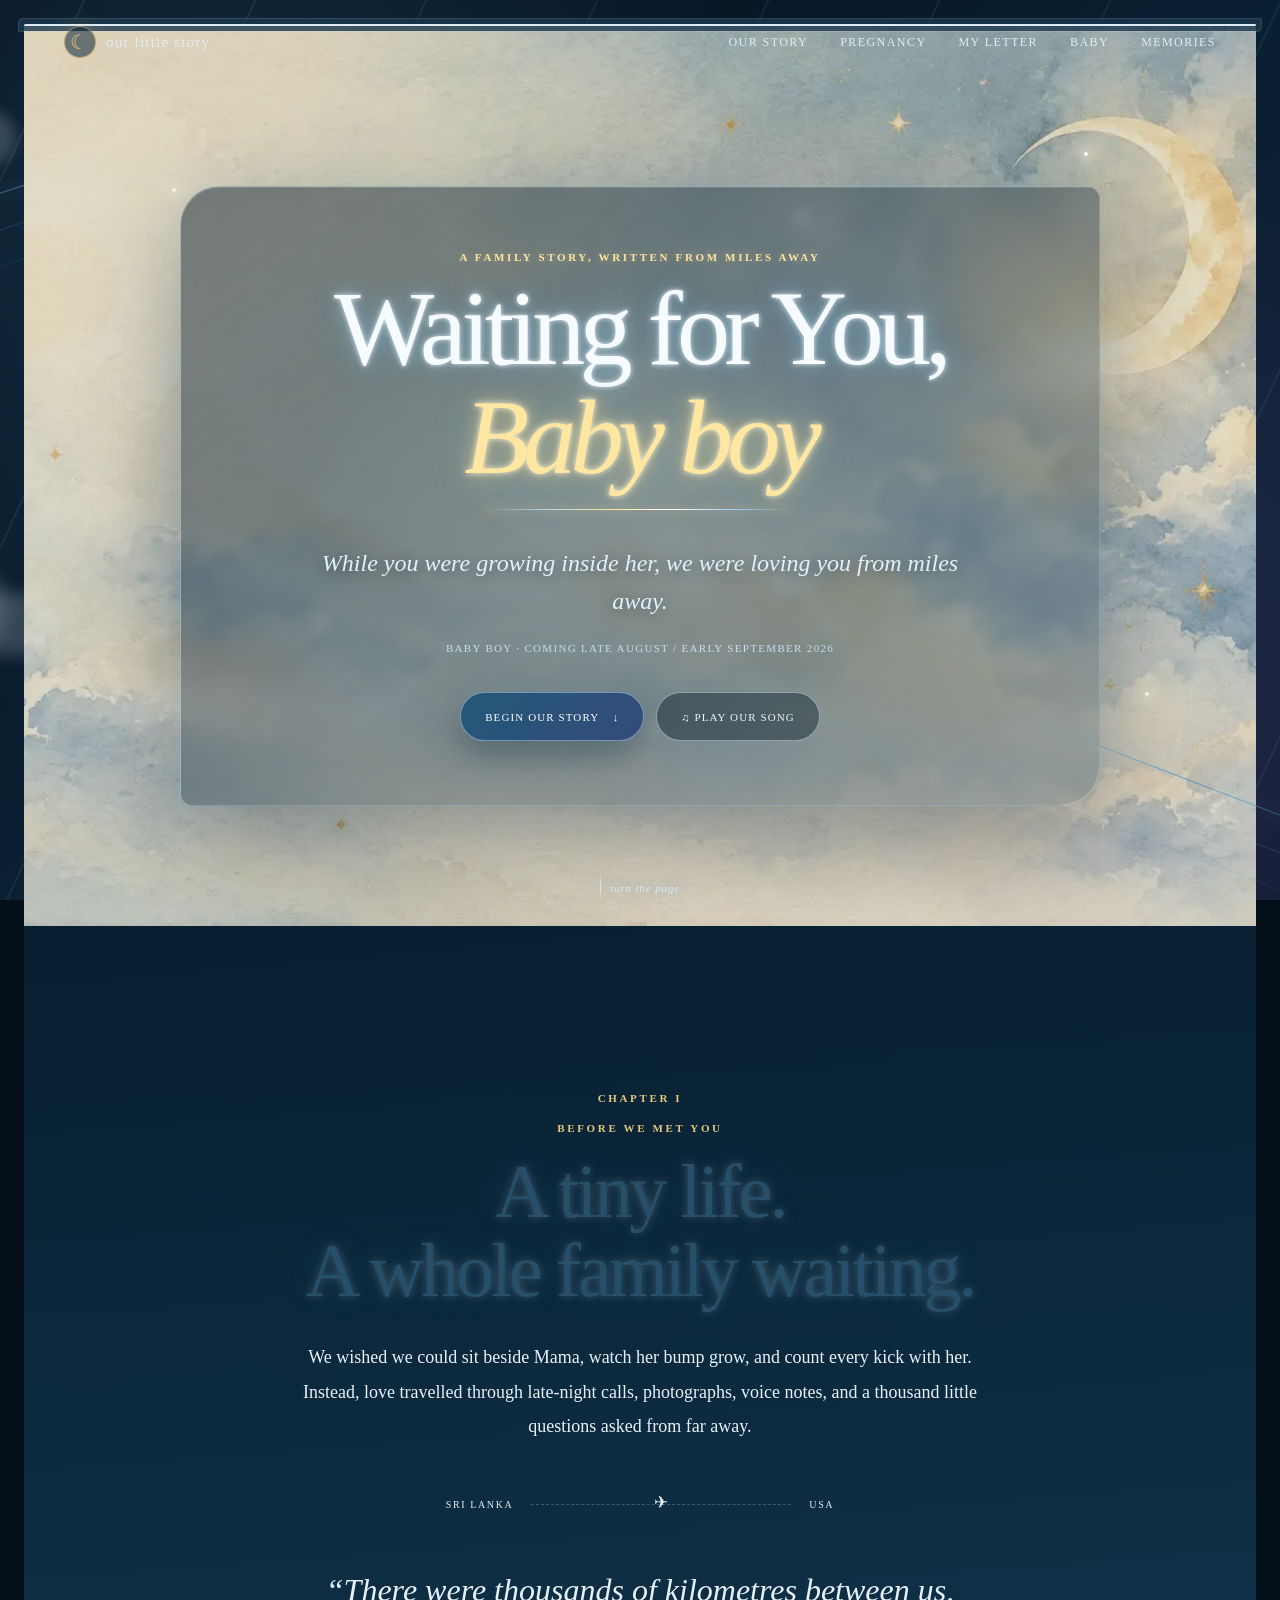
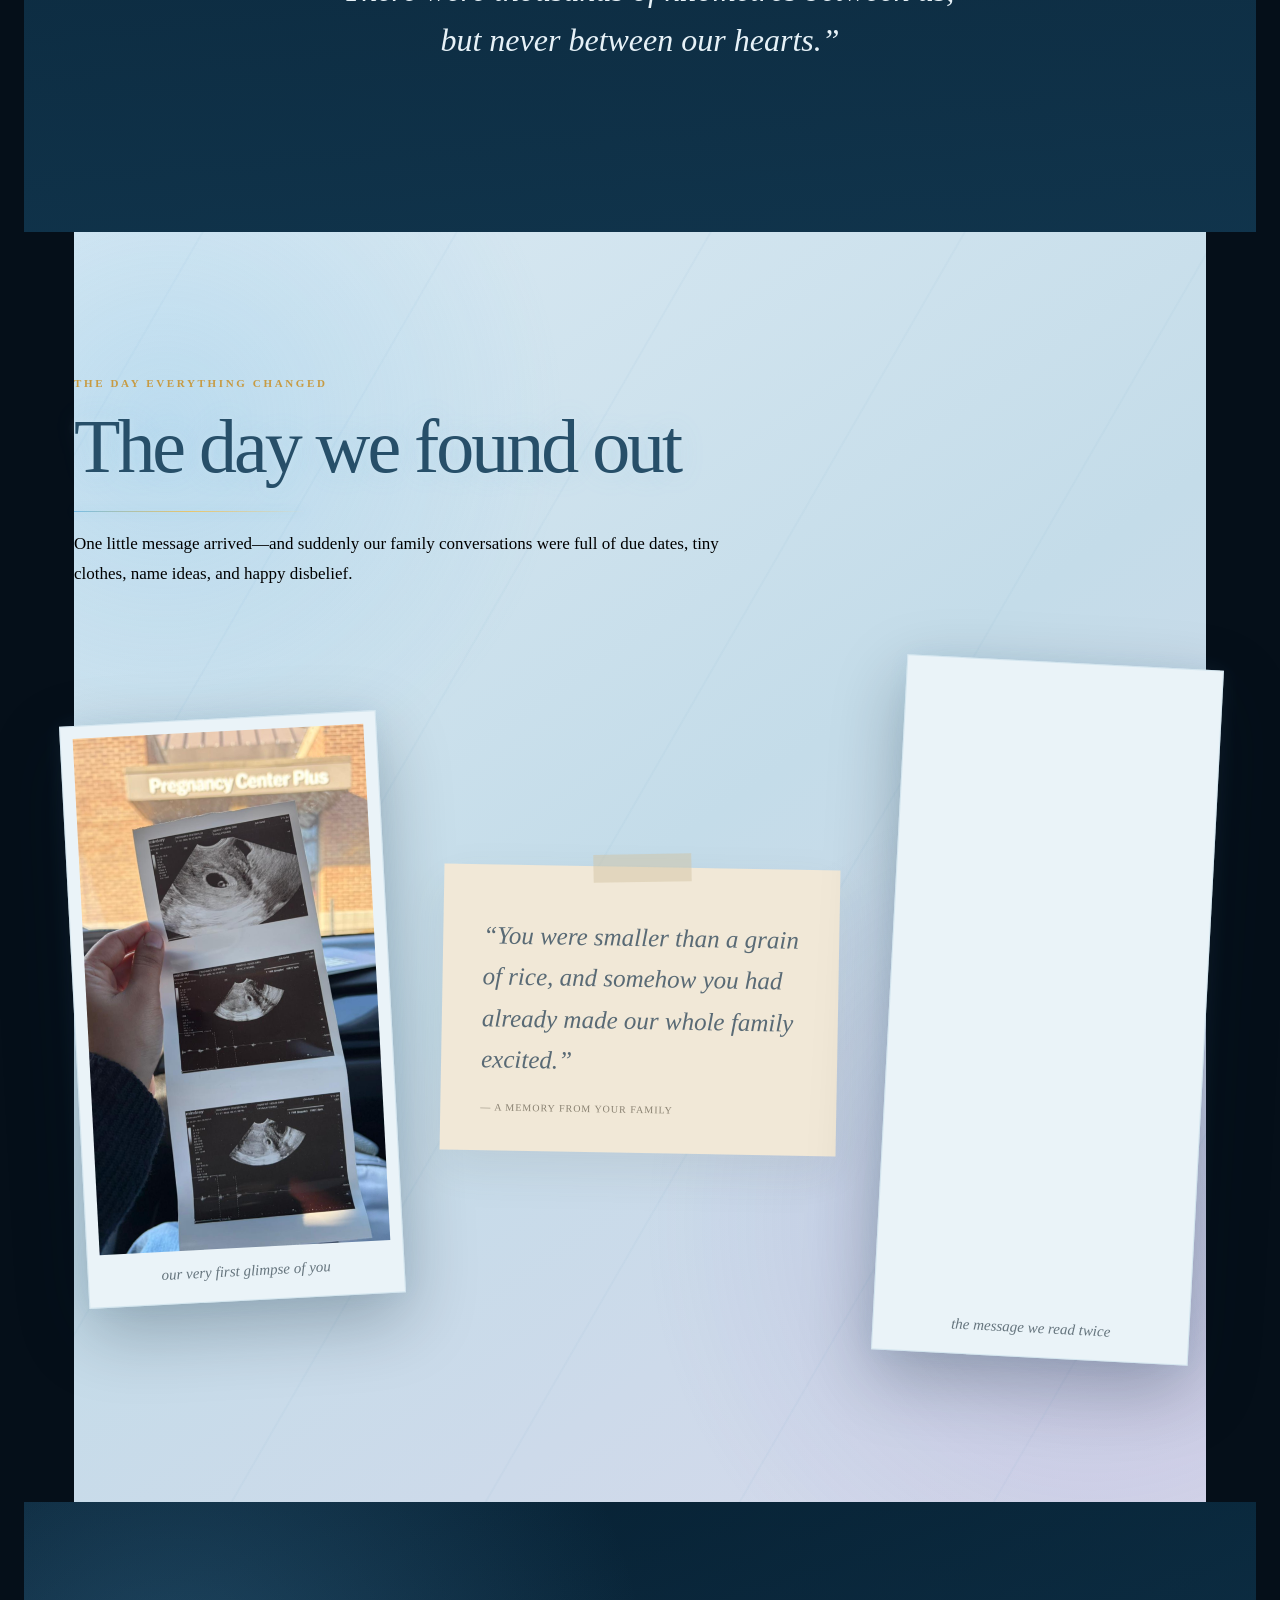
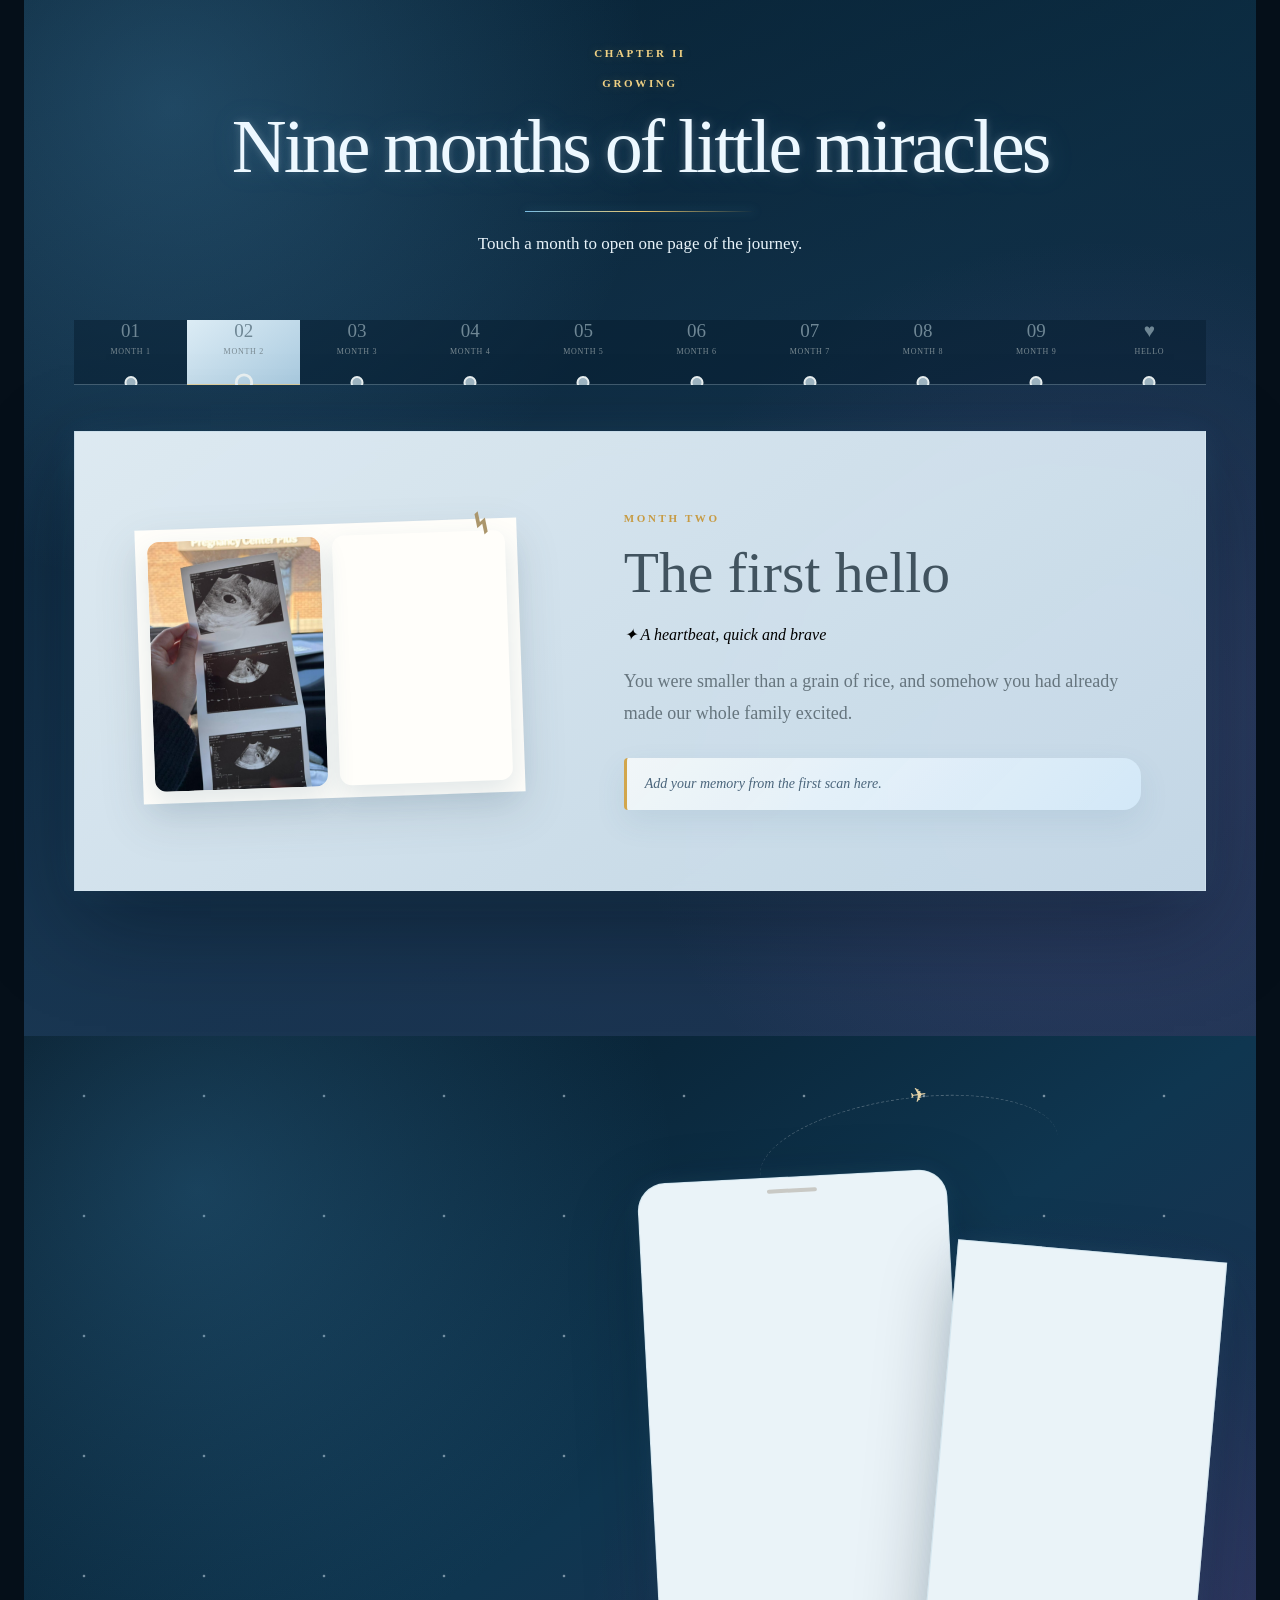
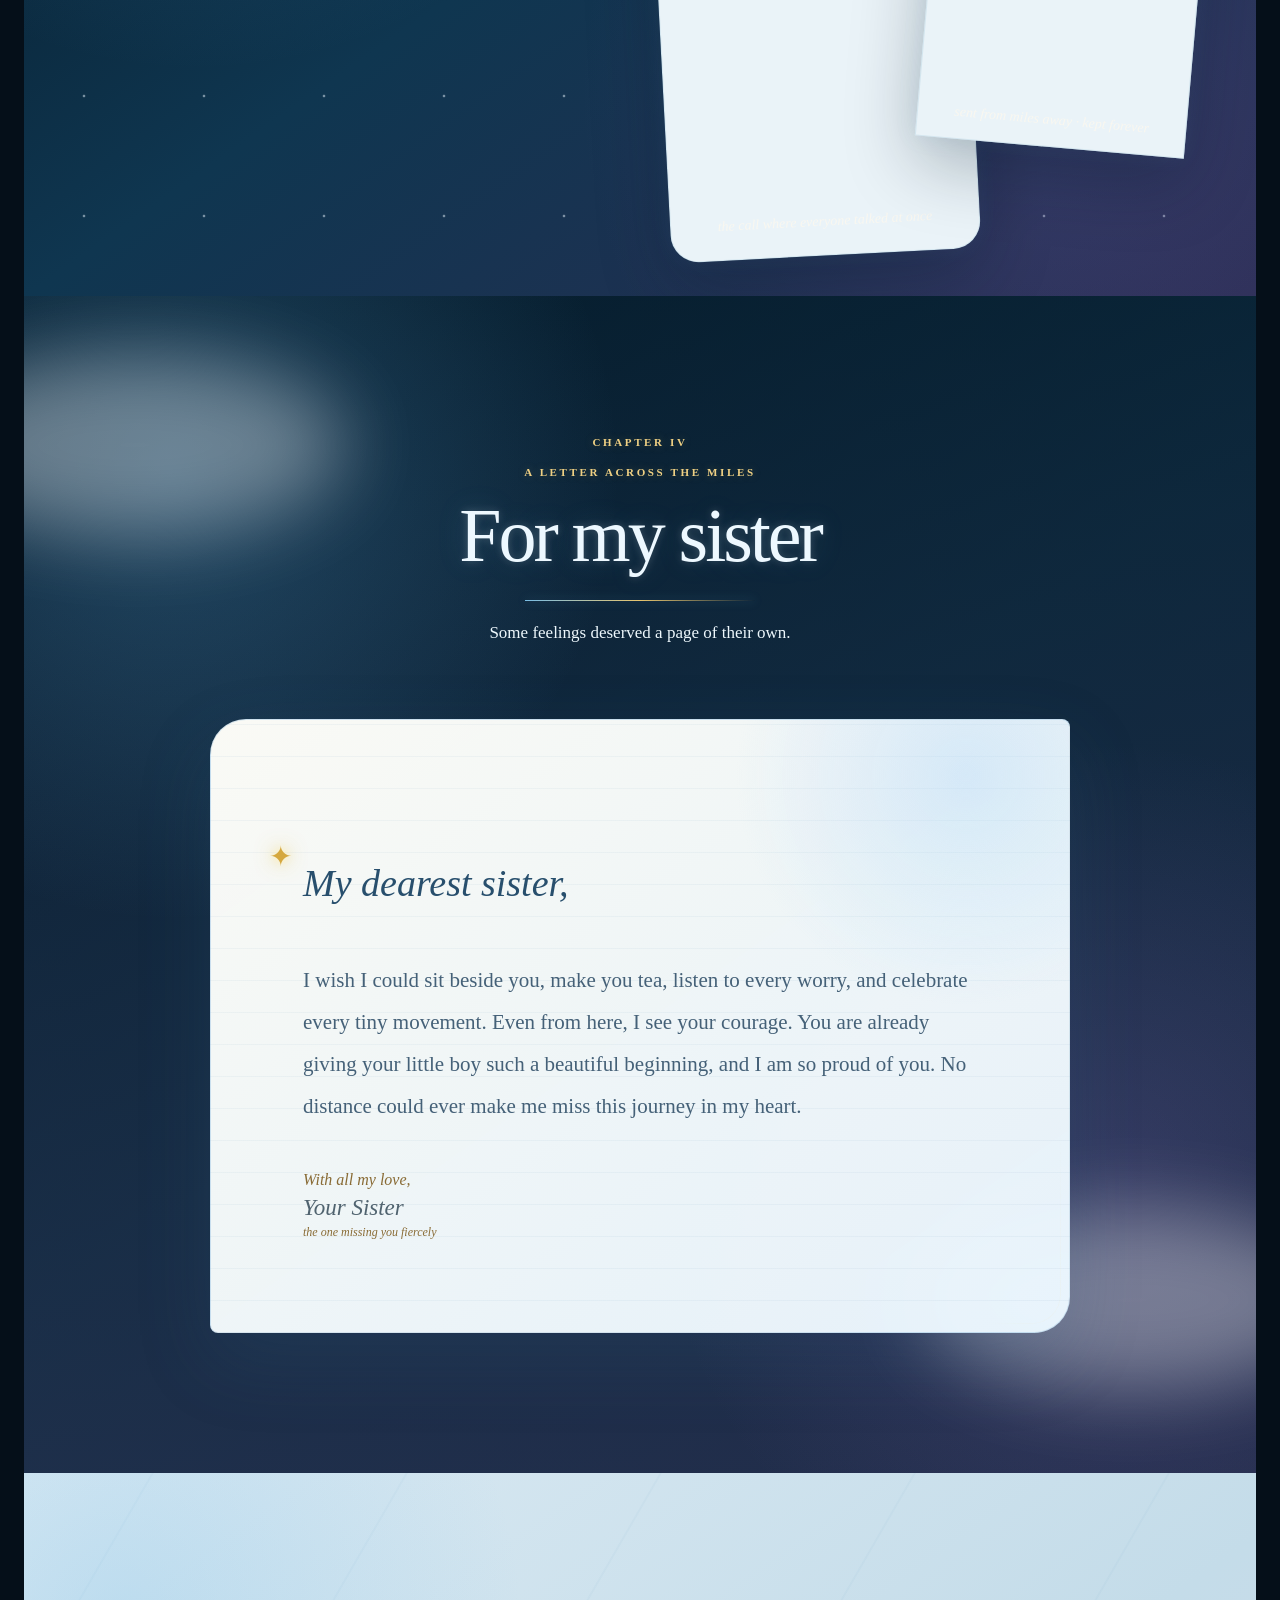
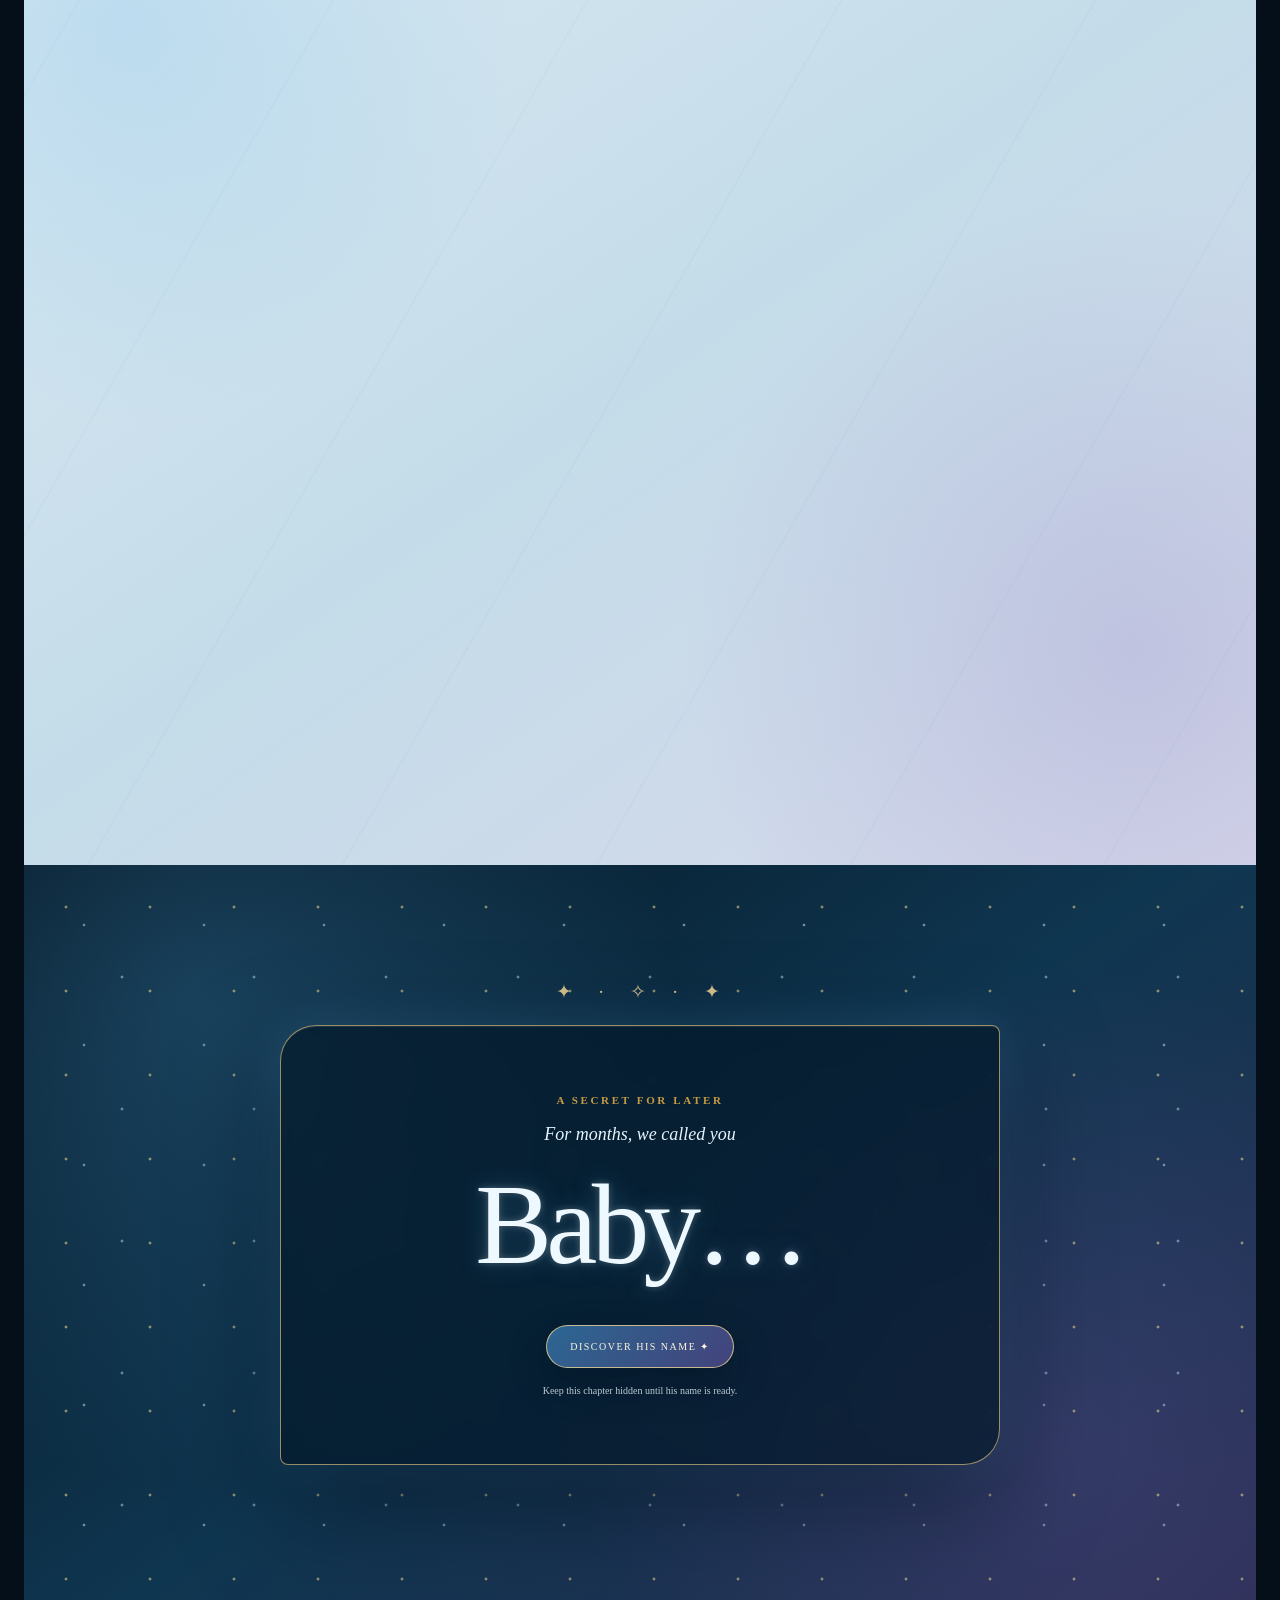
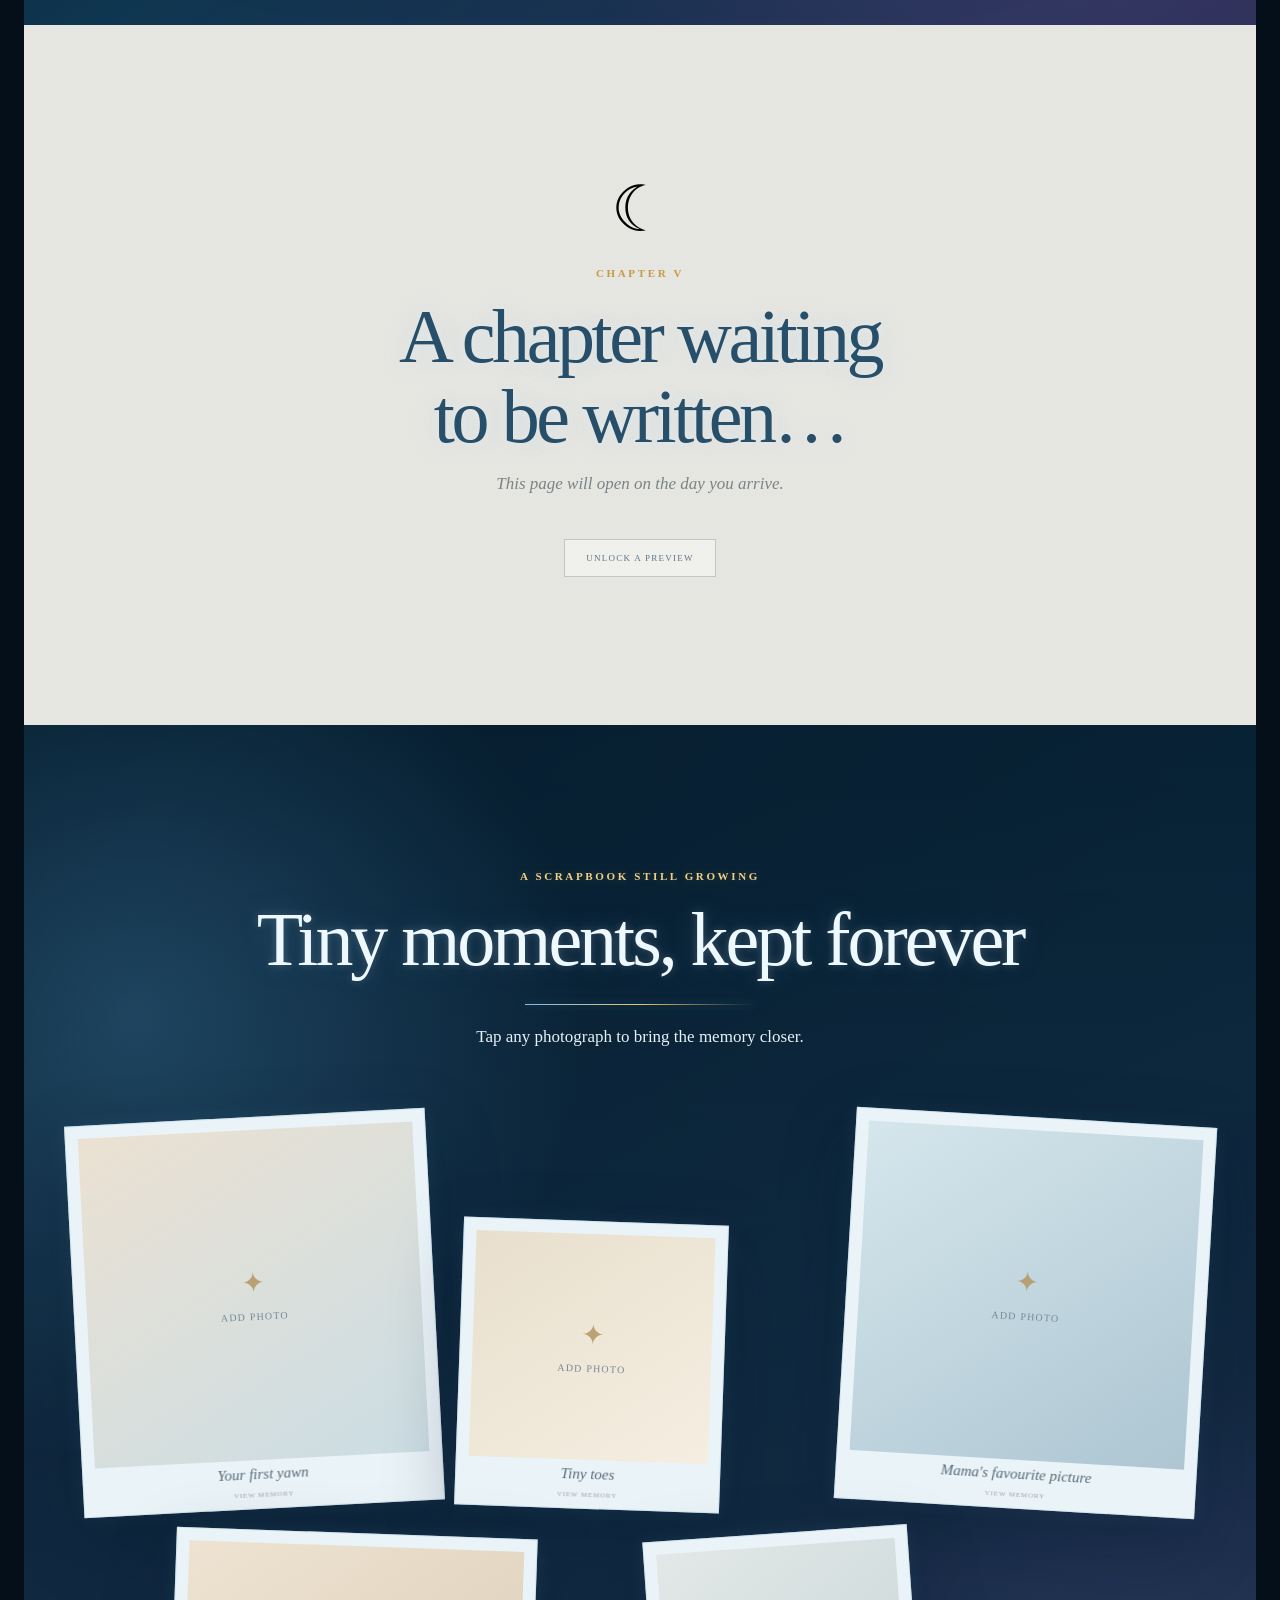
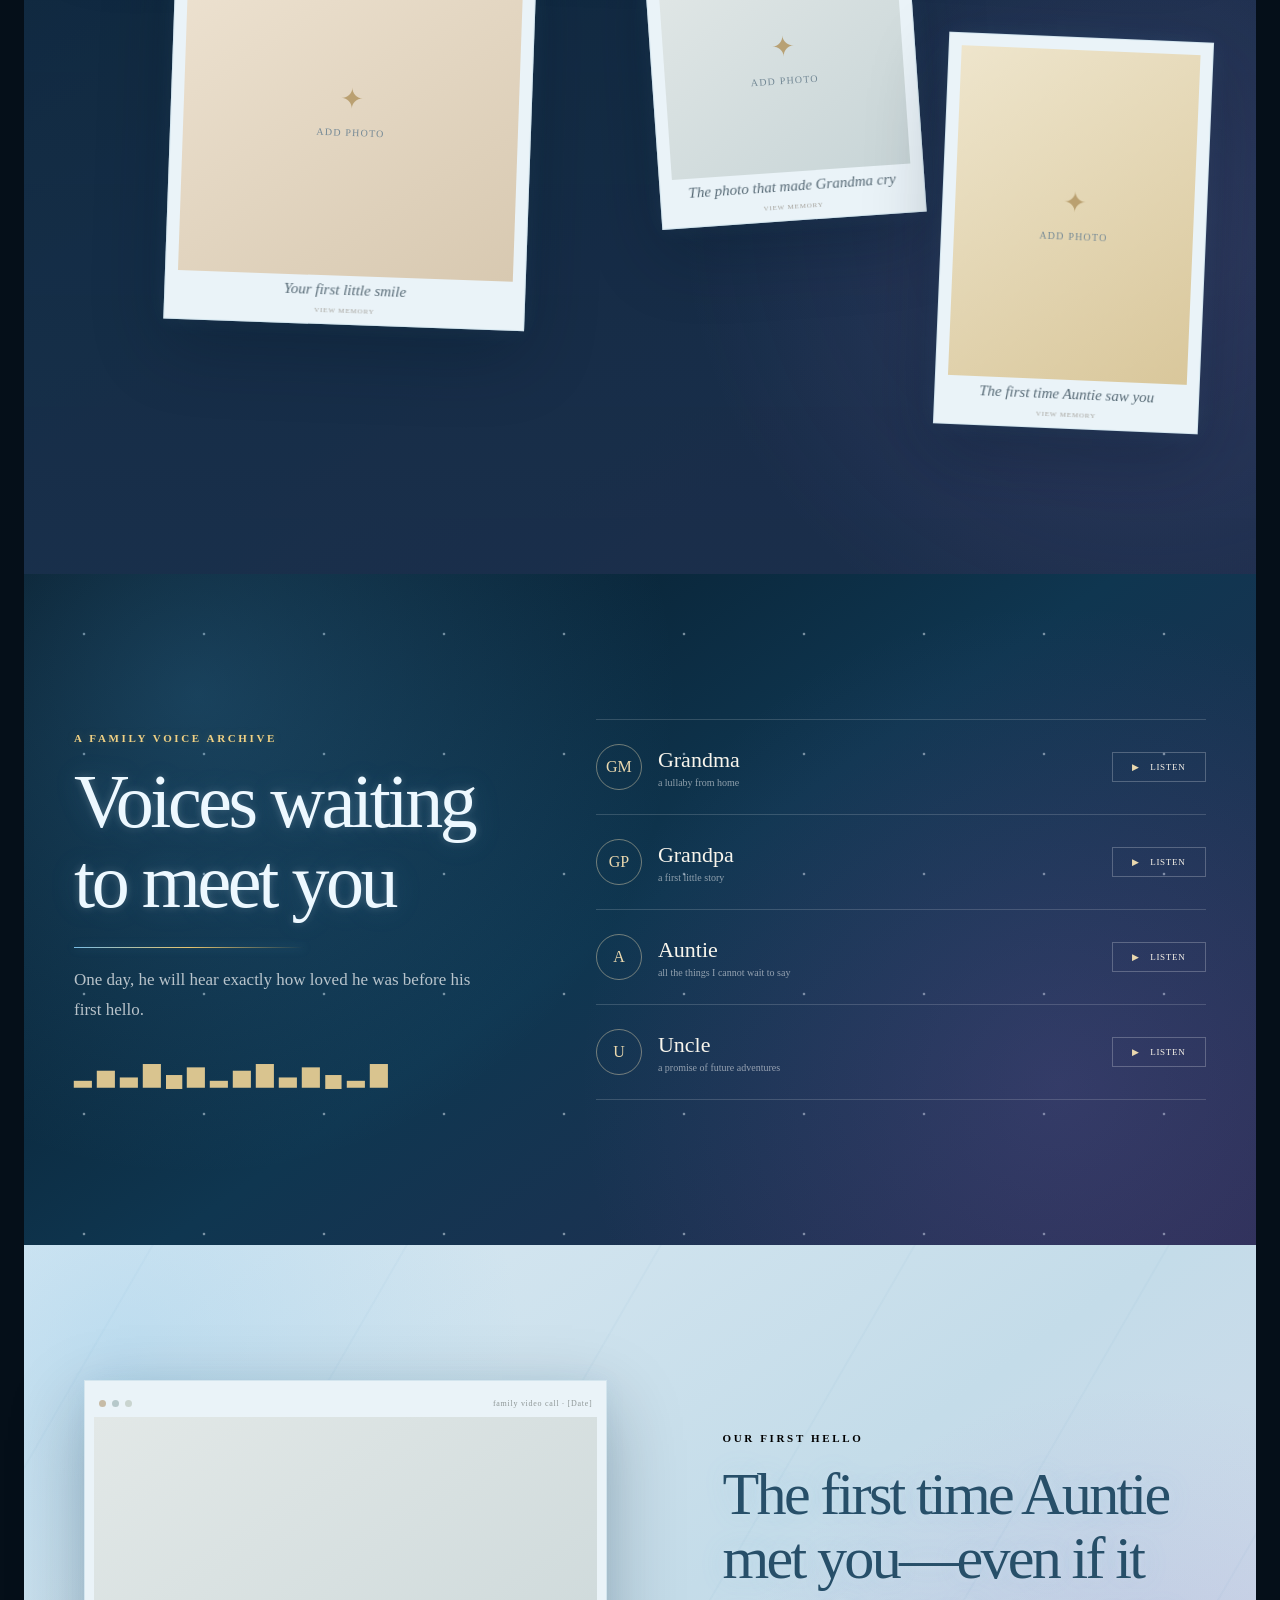
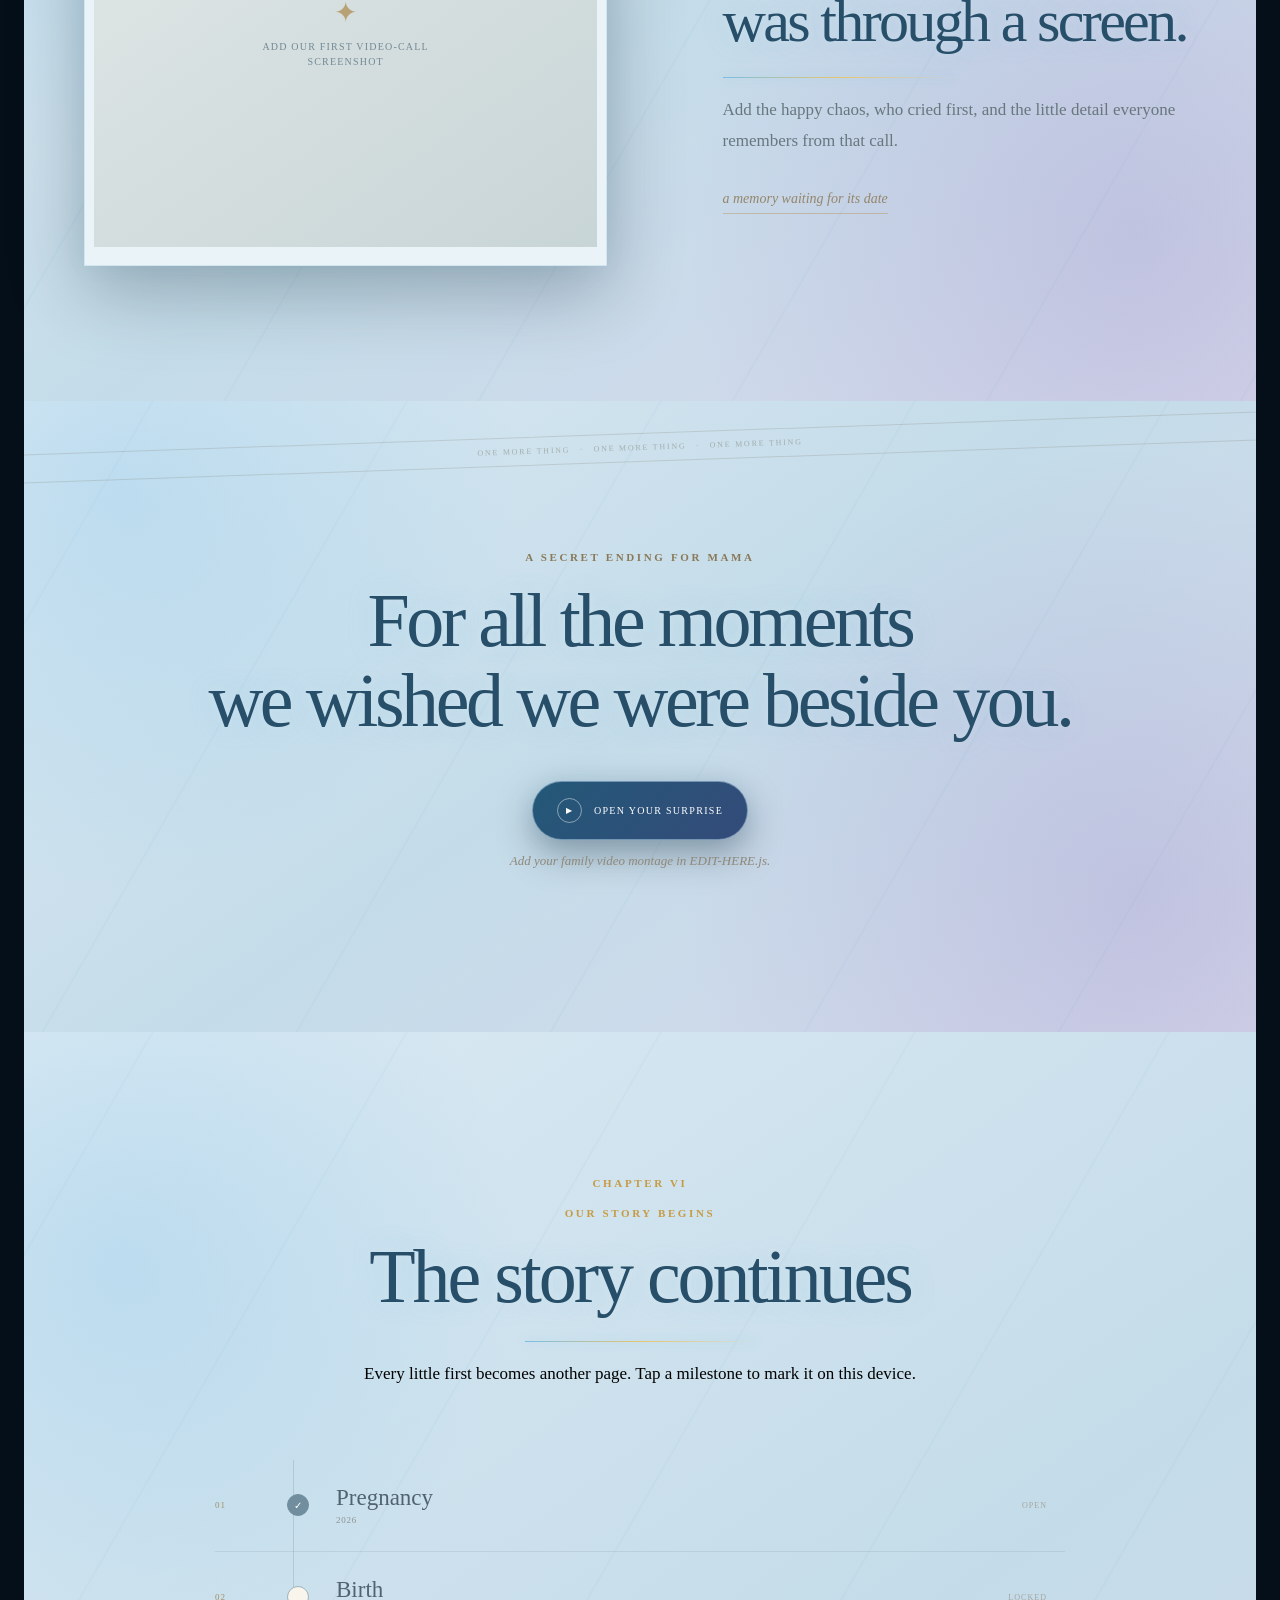
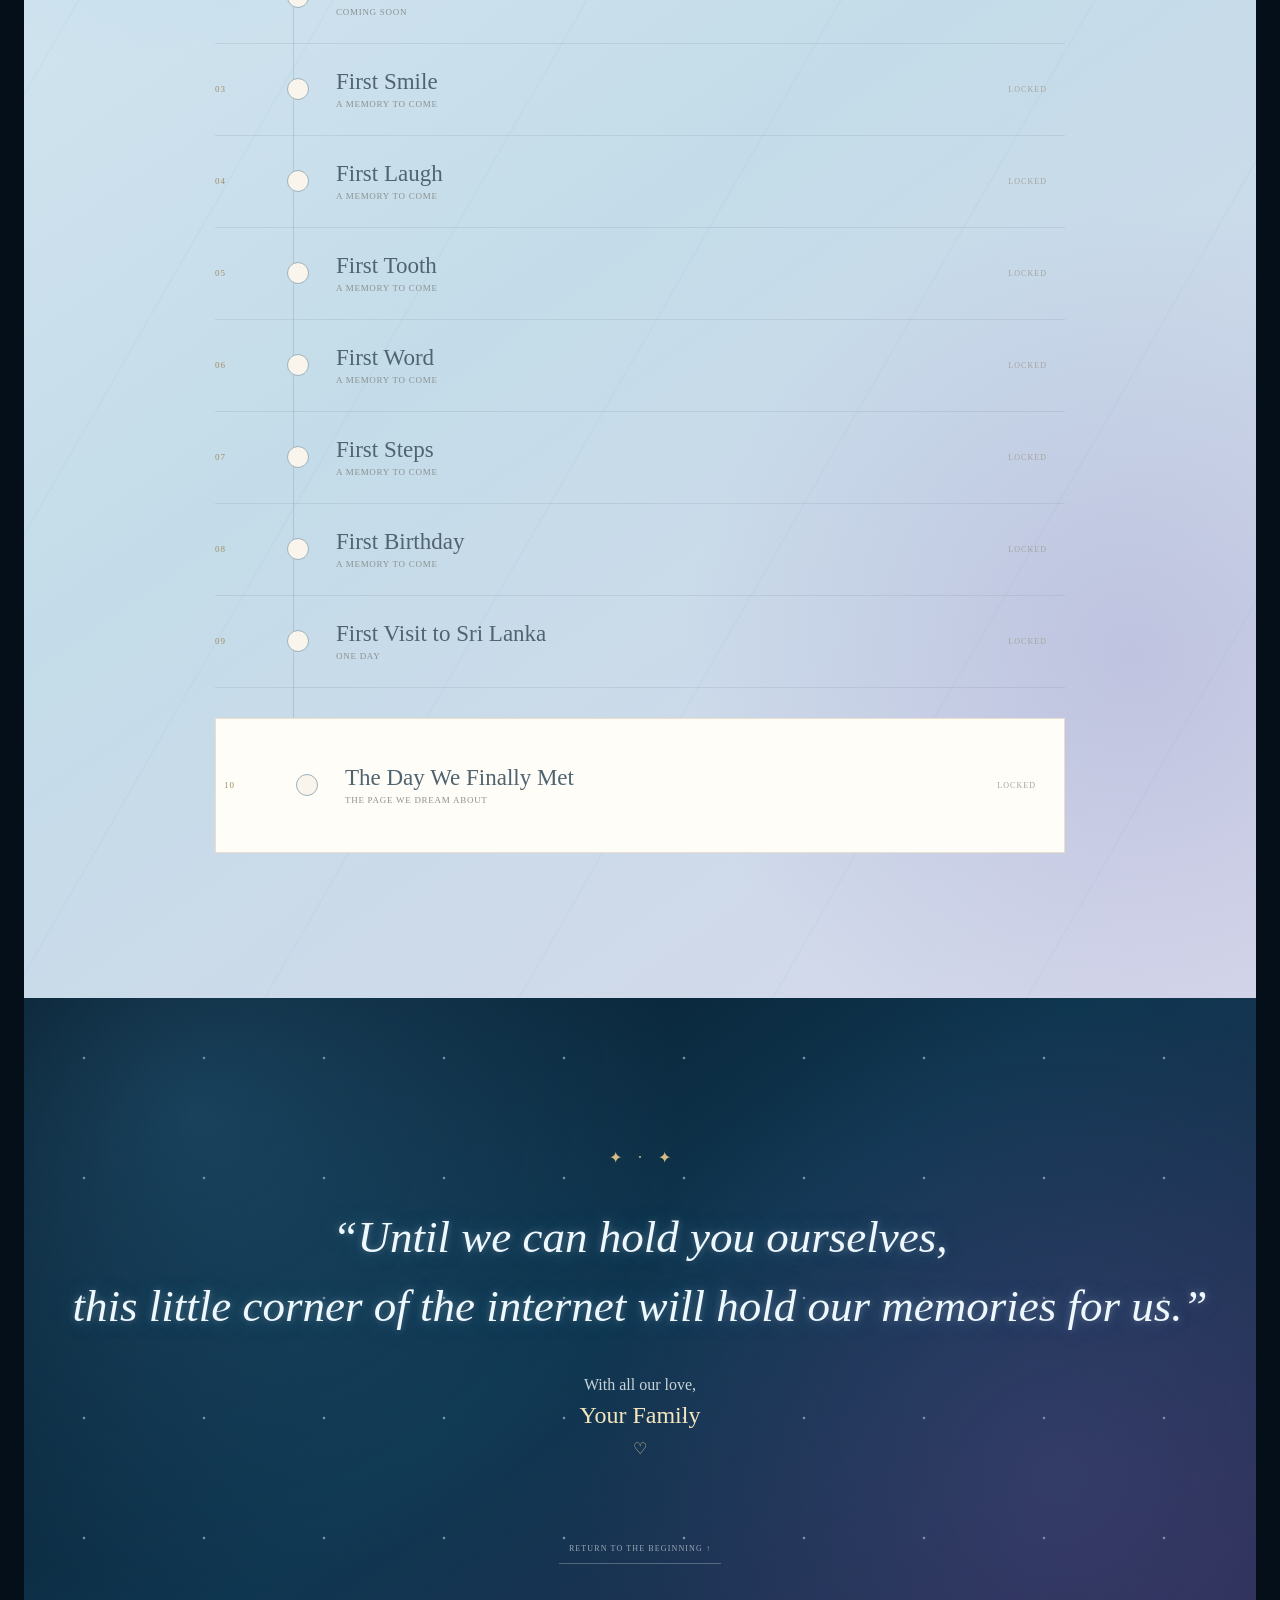
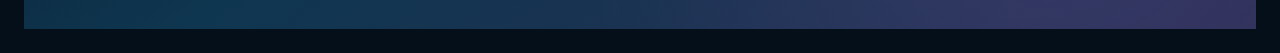
<file: index.html>
<!doctype html>
<html lang="en">
  <head>
    <meta charset="UTF-8" />
    <meta name="viewport" content="width=device-width, initial-scale=1" />
    <meta
      name="description"
      content="A family storybook made with love from miles away."
    />
    <title>Waiting for You, Little One</title>

<link rel="icon" href="images/icon.png" type="image/png" />

<link rel="stylesheet" href="style.css" />
    <script src="EDIT-HERE.js" defer></script>
    <script src="script.js" defer></script>
  </head>

  <body>
    <div class="floating-cloud-layer" aria-hidden="true">
      <span class="magic-cloud cloud-a"></span>
      <span class="magic-cloud cloud-b"></span>
      <span class="magic-cloud cloud-c"></span>
      <span class="magic-cloud cloud-d"></span>
    </div>
<div class="site-frame"></div>
    <div class="reading-progress" id="readingProgress"></div>

    <header class="site-header" id="siteHeader">
      <button class="brand" type="button" data-go="home" aria-label="Back to the beginning">
        <span class="moon-mark" aria-hidden="true">☾</span>
        <span>our little story</span>
      </button>

      <nav class="nav-links" id="navLinks" aria-label="Story chapters">
        <button type="button" data-go="story">Our story</button>
        <button type="button" data-go="journey">Pregnancy</button>
        <button type="button" data-go="letters">My letter</button>
        <button type="button" data-go="baby">Baby</button>
        <button type="button" data-go="memories">Memories</button>
      </nav>

      <button
        class="menu-toggle"
        id="menuToggle"
        type="button"
        aria-expanded="false"
        aria-controls="navLinks"
        aria-label="Open story menu"
      >
        <span></span><span></span>
      </button>
    </header>

    <main>
      <!-- HERO -->
      <section class="hero" id="home">
        <div class="hero-stars" aria-hidden="true">
          <i></i><i></i><i></i><i></i><i></i><i></i><i></i><i></i>
        </div>
        <div class="cloud cloud-one" aria-hidden="true"></div>
        <div class="cloud cloud-two" aria-hidden="true"></div>

        <div class="hero-copy">
          <p class="eyebrow">A family story, written from miles away</p>
          <h1>
            <span id="openingTitleFirst"></span>
            <em id="openingTitleSecond"></em>
          </h1>
          <p class="hero-quote" id="openingMessage"></p>
          <p class="baby-coming">
            <span id="heroBabyName"></span> · <span id="comingSoonText"></span>
          </p>
          <div class="hero-actions">
            <button class="primary-button" type="button" data-go="story">
              Begin our story <span>↓</span>
            </button>
            <button class="outline-button" id="songButton" type="button">
              ♫ Play our song
            </button>
          </div>
          <audio id="familySong" preload="none"></audio>
        </div>

        <div class="scroll-cue" aria-hidden="true"><span></span>turn the page</div>
      </section>

      <!-- CHAPTER I -->
      <section class="paper-section chapter-intro" id="story">
        <div class="reveal">
          <p class="chapter-number">Chapter I</p>
          <p class="kicker">Before we met you</p>
          <h2>A tiny life.<br />A whole family waiting.</h2>
          <p class="lead-copy">
            We wished we could sit beside Mama, watch her bump grow, and count every kick
            with her. Instead, love travelled through late-night calls, photographs, voice
            notes, and a thousand little questions asked from far away.
          </p>
          <div class="distance-note">
            <span id="familyCountry"></span>
            <div class="flight-line"><i>✈</i></div>
            <span id="sisterCountry"></span>
          </div>
          <blockquote>
            “There were thousands of kilometres between us,<br />
            but never between our hearts.”
          </blockquote>
        </div>
      </section>

      <!-- FOUND OUT -->
      <section class="found-out section-shell" aria-labelledby="foundTitle">
        <div class="section-heading reveal">
          <p class="kicker">The day everything changed</p>
          <h2 id="foundTitle">The day we found out</h2>
          <p id="foundOutStory"></p>
        </div>

        <div class="scrapbook-scene reveal">
          <figure class="polaroid rotate-left">
            <div id="firstUltrasoundMedia"></div>
            <figcaption>our very first glimpse of you</figcaption>
          </figure>

          <article class="handwritten-card">
            <span class="tape"></span>
            <p id="foundOutQuote"></p>
            <small>— a memory from your family</small>
          </article>

          <figure class="polaroid rotate-right">
            <div id="firstFamilyMessageMedia"></div>
            <figcaption>the message we read twice</figcaption>
          </figure>
        </div>
      </section>

      <!-- PREGNANCY JOURNEY -->
      <section class="journey-section" id="journey" aria-labelledby="journeyTitle">
        <div class="section-shell">
          <div class="section-heading centered reveal">
            <p class="chapter-number">Chapter II</p>
            <p class="kicker">Growing</p>
            <h2 id="journeyTitle">Nine months of little miracles</h2>
            <p>Touch a month to open one page of the journey.</p>
          </div>

          <div class="month-tabs reveal" id="monthTabs" role="tablist"></div>

          <article class="month-story reveal" id="monthStory" role="tabpanel">
            <div class="month-photo-wrap">
              <span class="paperclip" aria-hidden="true">⌁</span>
              <div id="monthMedia"></div>
            </div>
            <div class="month-copy">
              <p class="month-label" id="monthLabel"></p>
              <h3 id="monthTitle"></h3>
              <p class="baby-size">✦ <span id="monthBaby"></span></p>
              <p class="month-memory" id="monthMemory"></p>
              <div class="replace-note" id="monthNote"></div>
              <div class="month-video" id="monthVideo"></div>
            </div>
          </article>
        </div>
      </section>

      <!-- DISTANCE -->
      <section class="distance-story" aria-labelledby="distanceTitle">
        <div class="distance-orbit" aria-hidden="true"><i>✈</i></div>
        <div class="section-shell distance-grid">
          <div class="reveal">
            <p class="chapter-number">Chapter III</p>
            <p class="kicker">Loving you from far away</p>
            <h2 id="distanceTitle">Love learned<br />how to travel.</h2>
            <p id="distanceStory"></p>
            <blockquote id="distanceQuote"></blockquote>
          </div>

          <div class="call-collage reveal">
            <figure class="phone-frame">
              <div class="phone-speaker"></div>
              <div id="videoCallMedia"></div>
              <figcaption>the call where everyone talked at once</figcaption>
            </figure>
            <figure class="mini-memory">
              <div id="pregnancyUpdateMedia"></div>
              <figcaption>sent from miles away · kept forever</figcaption>
            </figure>
          </div>
        </div>
      </section>

      <!-- MY LETTER -->
      <section class="my-letter-section" id="letters" aria-labelledby="myLetterTitle">
        <div class="section-shell">
          <div class="section-heading centered reveal">
            <p class="chapter-number">Chapter IV</p>
            <p class="kicker" id="myLetterKicker"></p>
            <h2 id="myLetterTitle"></h2>
            <p id="myLetterIntroduction"></p>
          </div>

          <div class="single-letter-wrap reveal">
            <article class="opened-letter my-letter-card">
              <div class="letter-corner" aria-hidden="true">✦</div>
              <p class="letter-salutation" id="myLetterSalutation"></p>
              <p id="myLetterMessage"></p>
              <div id="myLetterPhoto"></div>
              <footer>
                <span id="myLetterClosing"></span>
                <strong id="myLetterFrom"></strong>
                <small id="myLetterRelationship"></small>
              </footer>
            </article>
          </div>
        </div>
      </section>

      <!-- PREDICTIONS -->
      <section class="predictions-section" aria-labelledby="predictionsTitle">
        <div class="section-shell predictions-layout">
          <div class="predictions-intro reveal">
            <p class="kicker">Before we met you…</p>
            <h2 id="predictionsTitle">We made some predictions.</h2>
            <p>Choose your answers now. One day, return and see who knew him best.</p>
            <div class="doodle-arrow" aria-hidden="true">↝</div>
          </div>
          <form class="prediction-sheet reveal" id="predictionForm">
            <div id="predictionQuestions"></div>
            <button class="ink-button" id="savePredictions" type="submit">
              Seal our predictions
            </button>
            <p class="local-note">Saved privately on this device.</p>
          </form>
        </div>
      </section>

      <!-- NAME REVEAL -->
      <section class="name-reveal" id="baby" aria-labelledby="nameTitle">
        <div class="name-stars" aria-hidden="true">✦　·　✧　·　✦</div>
        <div class="name-card reveal" id="nameCard">
          <p class="chapter-number">A secret for later</p>

          <div id="nameHidden">
            <p>For months, we called you</p>
            <h2 id="nameTitle">Baby…</h2>
            <button id="revealName" type="button">Discover his name <span>✦</span></button>
            <small>Keep this chapter hidden until his name is ready.</small>
          </div>

          <div id="nameShown" hidden>
            <p>Hello, little one. Your name is</p>
            <h2 id="fullName"></h2>
            <em id="nickname"></em>
            <div class="name-rule"></div>
            <p class="name-meaning" id="nameMeaning"></p>
            <button class="quiet-button" id="hideName" type="button">Hide the name again</button>
          </div>
        </div>
      </section>

      <!-- BIRTH CHAPTER -->
      <section class="birth-section" id="birthSection" aria-labelledby="birthTitle">
        <div class="locked-chapter reveal" id="birthLocked">
          <span class="lock-moon" aria-hidden="true">☾</span>
          <p class="chapter-number">Chapter V</p>
          <h2 id="birthTitle">A chapter waiting<br />to be written…</h2>
          <p>This page will open on the day you arrive.</p>
          <button id="unlockBirth" type="button">Unlock a preview</button>
        </div>

        <div class="section-shell birth-layout" id="birthUnlocked" hidden>
          <div class="birth-photo rotate-left reveal">
            <div id="firstBabyPhoto"></div>
            <span class="birth-ribbon">hello, little boy</span>
          </div>
          <div class="birth-copy reveal">
            <p class="chapter-number">Chapter V · The day you arrived</p>
            <p class="kicker">We've been waiting for you</p>
            <h2>Hello,<br /><span id="birthBabyName"></span>.</h2>
            <p class="birth-story" id="birthStory"></p>
            <dl class="birth-details">
              <div><dt>Born</dt><dd id="birthDate"></dd></div>
              <div><dt>Weight</dt><dd id="birthWeight"></dd></div>
              <div><dt>Length</dt><dd id="birthLength"></dd></div>
              <div><dt>Place</dt><dd id="birthHospital"></dd></div>
            </dl>
            <div id="birthVideo"></div>
          </div>
        </div>
      </section>

      <!-- GALLERY -->
      <section class="gallery-section" aria-labelledby="galleryTitle">
        <div class="section-shell">
          <div class="section-heading centered reveal">
            <p class="kicker">A scrapbook still growing</p>
            <h2 id="galleryTitle">Tiny moments, kept forever</h2>
            <p>Tap any photograph to bring the memory closer.</p>
          </div>
          <div class="gallery-scrapbook reveal" id="gallery"></div>
        </div>
      </section>

      <!-- VOICES -->
      <section class="voices-section" aria-labelledby="voicesTitle">
        <div class="section-shell voices-layout">
          <div class="reveal">
            <p class="kicker">A family voice archive</p>
            <h2 id="voicesTitle">Voices waiting<br />to meet you</h2>
            <p>One day, he will hear exactly how loved he was before his first hello.</p>
            <div class="sound-wave" aria-hidden="true">▂▅▃▇▄▆▂▅▇▃▆▄▂▇</div>
          </div>
          <div class="voice-list reveal" id="voiceList"></div>
        </div>
      </section>

      <!-- FIRST HELLO -->
      <section class="first-hello" aria-labelledby="helloTitle">
        <div class="hello-window reveal">
          <div class="call-toolbar">
            <span></span><span></span><span></span>
            <small>family video call · <span id="firstHelloDate"></span></small>
          </div>
          <div id="firstHelloMedia"></div>
          <div id="firstHelloVideo"></div>
        </div>
        <div class="hello-copy reveal">
          <p class="chapter-number">Our first hello</p>
          <h2 id="helloTitle">The first time Auntie met you—even if it was through a screen.</h2>
          <p id="firstHelloMemory"></p>
          <span class="written-date">a memory waiting for its date</span>
        </div>
      </section>

      <!-- SURPRISE -->
      <section class="surprise-section" aria-labelledby="surpriseTitle">
        <div class="surprise-ribbon" aria-hidden="true">
          one more thing　·　one more thing　·　one more thing
        </div>
        <div class="reveal">
          <p class="kicker">A secret ending for Mama</p>
          <h2 id="surpriseTitle">For all the moments<br />we wished we were beside you.</h2>
          <button class="surprise-button" id="openSurprise" type="button">
            <span>▶</span> Open your surprise
          </button>
          <p class="surprise-note">Add your family video montage in EDIT-HERE.js.</p>
        </div>
      </section>

      <!-- MILESTONES -->
      <section class="milestones-section" id="memories" aria-labelledby="milestonesTitle">
        <div class="section-shell">
          <div class="section-heading centered reveal">
            <p class="chapter-number">Chapter VI</p>
            <p class="kicker">Our story begins</p>
            <h2 id="milestonesTitle">The story continues</h2>
            <p>Every little first becomes another page. Tap a milestone to mark it on this device.</p>
          </div>
          <div class="milestone-timeline reveal" id="milestoneTimeline"></div>
        </div>
      </section>
    </main>

    <footer class="final-message">
      <div class="final-stars" aria-hidden="true">✦　·　✦</div>
      <blockquote>
        “Until we can hold you ourselves,<br />
        this little corner of the internet will hold our memories for us.”
      </blockquote>
      <p>With all our love,<strong>Your Family</strong><span>♡</span></p>
      <button type="button" data-go="home">Return to the beginning ↑</button>
    </footer>
    </div>

    <!-- PHOTO LIGHTBOX -->
    <div class="modal" id="photoModal" role="dialog" aria-modal="true" hidden>
      <button class="modal-close" type="button" data-close-modal aria-label="Close photograph">×</button>
      <figure class="lightbox-card">
        <div id="lightboxMedia"></div>
        <figcaption id="lightboxCaption"></figcaption>
      </figure>
    </div>

    <!-- SURPRISE VIDEO -->
    <div class="modal surprise-modal" id="surpriseModal" role="dialog" aria-modal="true" hidden>
      <button class="modal-close" type="button" data-close-modal aria-label="Close surprise">×</button>
      <div class="montage-placeholder">
        <p>Congratulations.</p>
        <p>We wish we were there.</p>
        <p>We love you.</p>
        <p>We're so proud of you.</p>
        <h2>You're going to be an incredible mother.</h2>
        <div id="surpriseVideo"></div>
        <footer id="surpriseFinalMessage"></footer>
        
      </div>
    </div>
  </body>
</html>
</file>
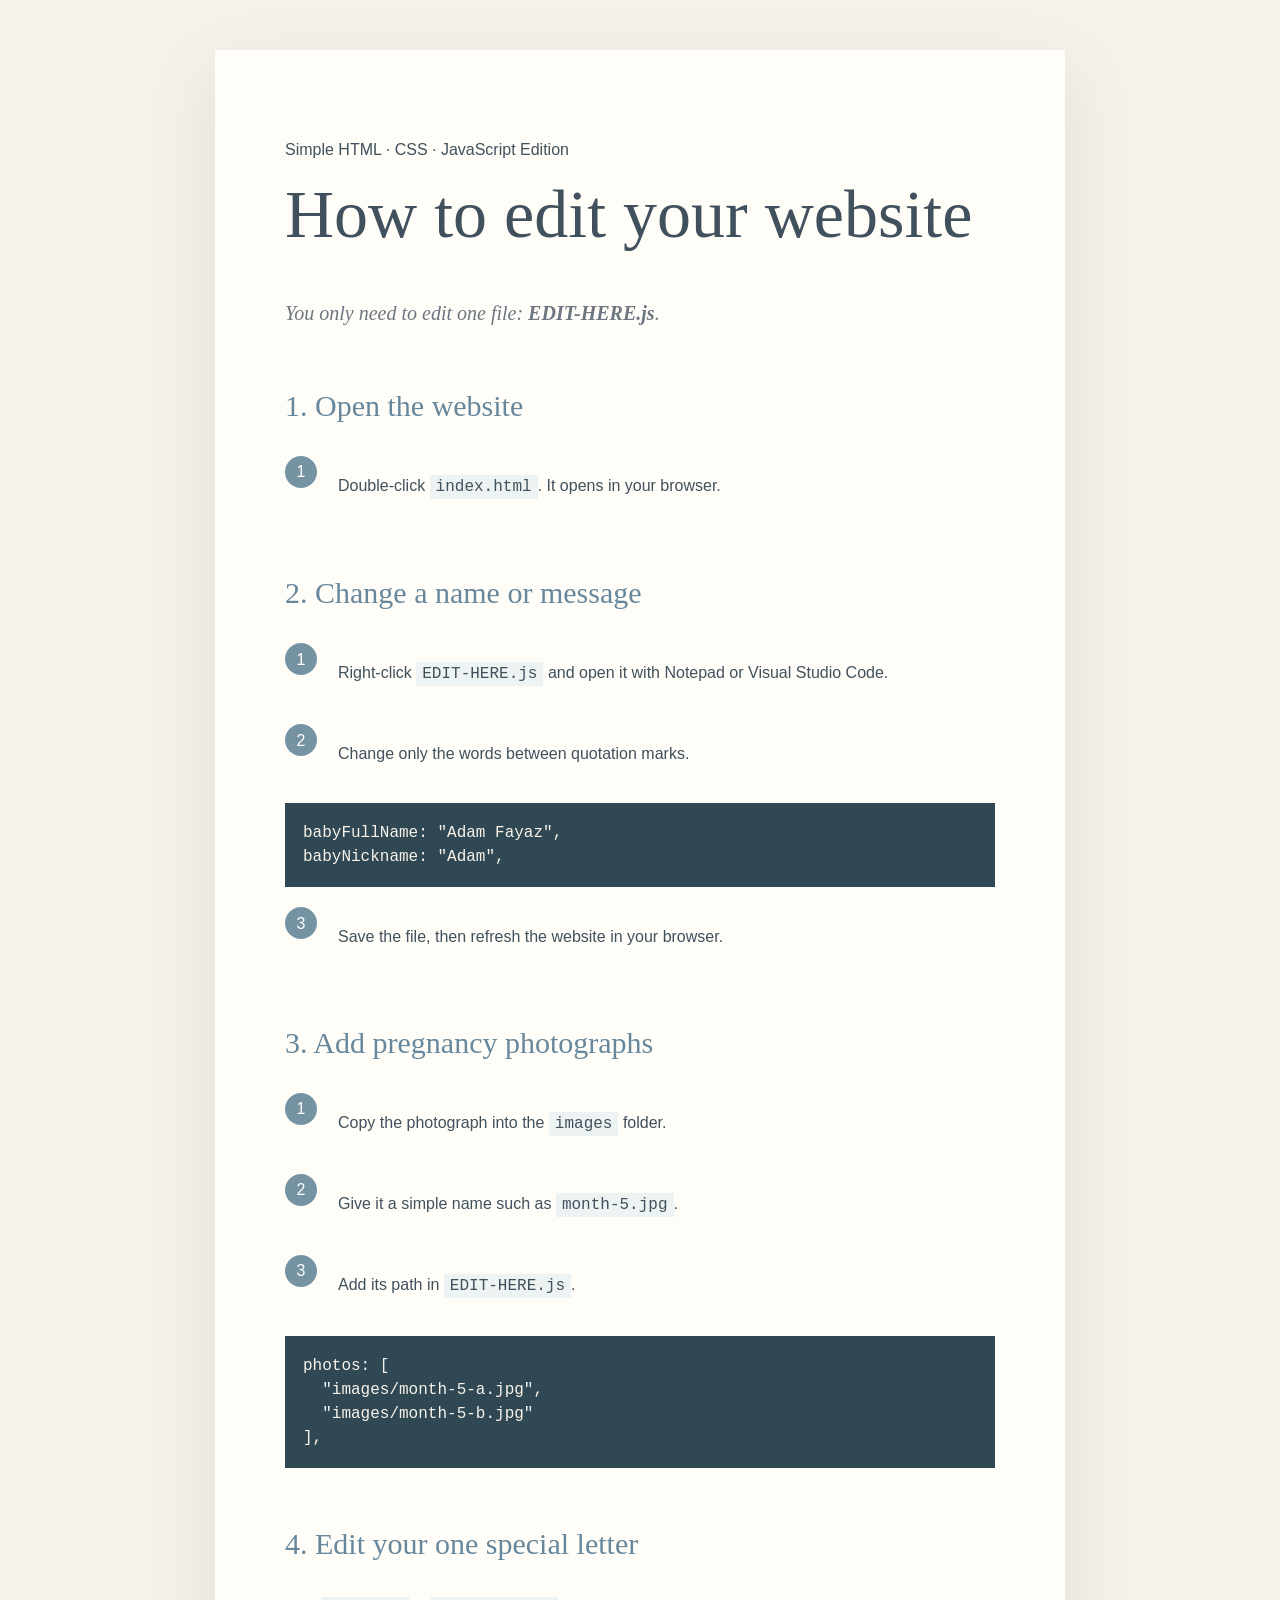
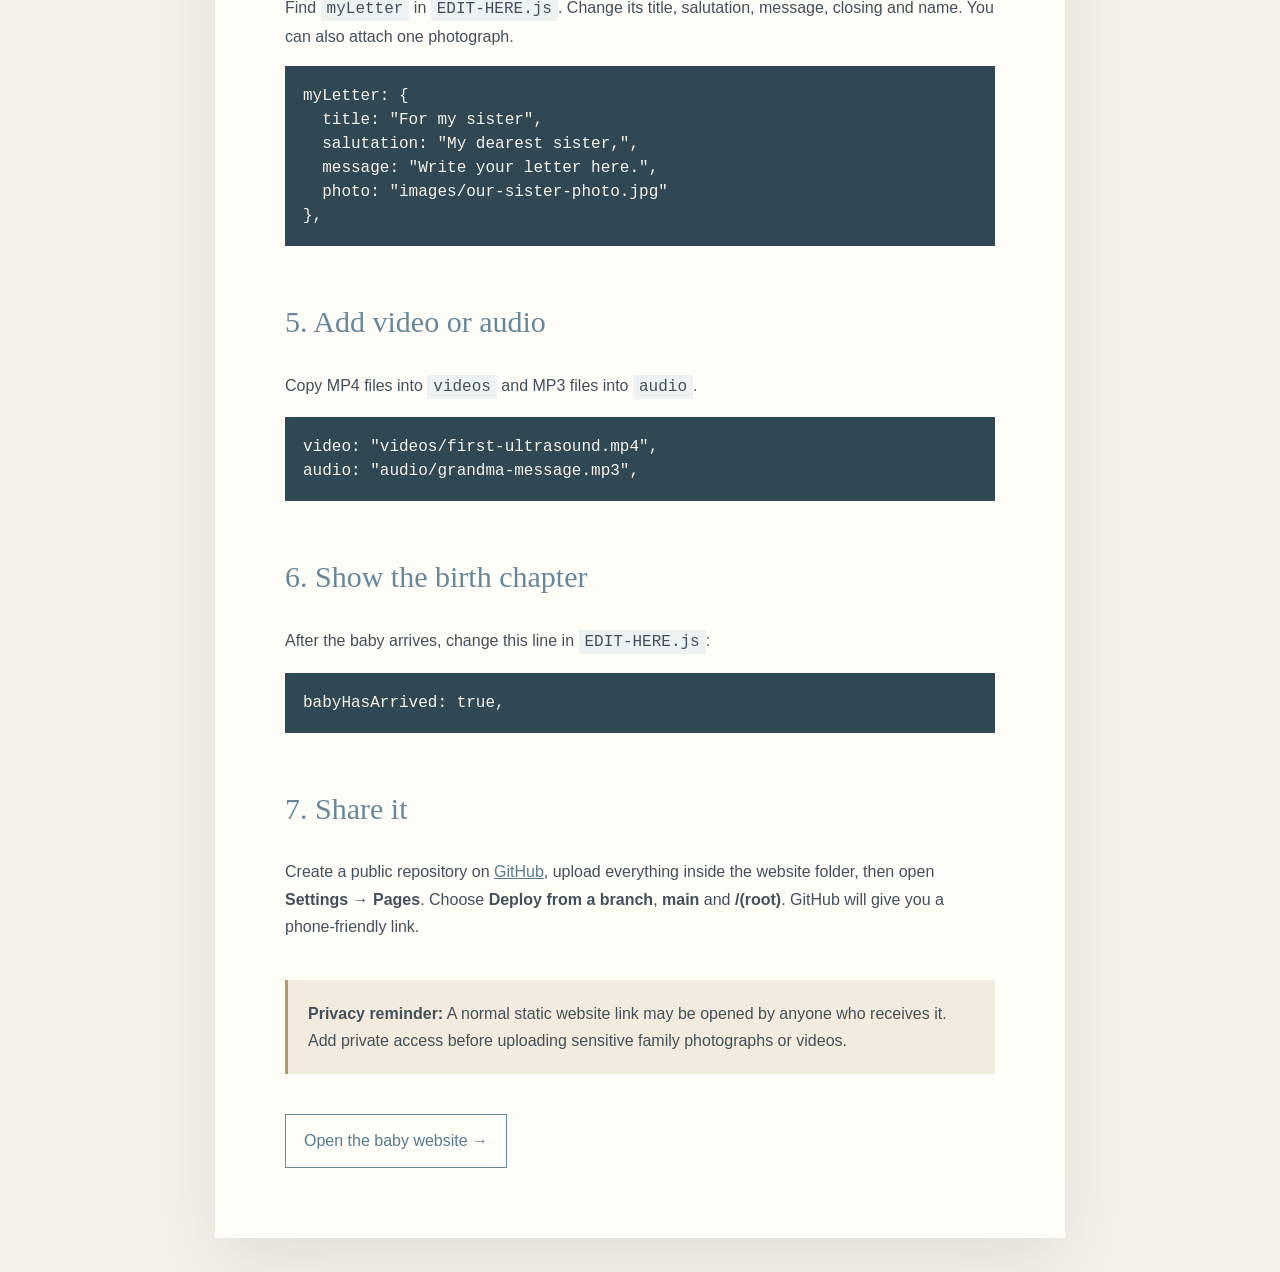
<file: HOW-TO-EDIT.html>
<!doctype html>
<html lang="en">
  <head>
    <meta charset="UTF-8" />
    <meta name="viewport" content="width=device-width, initial-scale=1" />
    <title>How to Edit Your Baby Story Website</title>
    <style>
      :root { color-scheme: light; }
      * { box-sizing: border-box; }
      body { margin: 0; background: #f7f2e9; color: #40515d; font-family: Arial, sans-serif; line-height: 1.7; }
      main { width: min(850px, calc(100% - 32px)); margin: 50px auto; padding: clamp(28px, 7vw, 70px); background: #fffdf8; box-shadow: 0 25px 70px rgba(63,75,82,.12); }
      h1, h2 { font-family: Georgia, serif; font-weight: 400; }
      h1 { margin-top: 0; font-size: clamp(40px, 7vw, 68px); line-height: 1.05; }
      h2 { margin-top: 50px; color: #66879c; font-size: 30px; }
      .intro { color: #6d7680; font-family: Georgia, serif; font-size: 20px; font-style: italic; }
      .step { display: grid; grid-template-columns: 40px 1fr; gap: 13px; margin: 20px 0; }
      .step > span { display: grid; width: 32px; height: 32px; place-items: center; border-radius: 50%; background: #7693a4; color: white; }
      code, pre { font-family: Consolas, monospace; }
      code { padding: 3px 6px; background: #edf2f2; }
      pre { overflow-x: auto; padding: 18px; background: #304754; color: #f8f3e9; line-height: 1.5; }
      .warning { margin-top: 40px; padding: 20px; border-left: 3px solid #b59a68; background: #f3ecde; }
      a { color: #567b91; }
      .home { display: inline-block; margin-top: 40px; padding: 12px 18px; border: 1px solid #66879c; text-decoration: none; }
      @media (max-width: 500px) { main { margin: 16px auto; } }
    </style>
  </head>
  <body>
    <main>
      <p>Simple HTML · CSS · JavaScript Edition</p>
      <h1>How to edit your website</h1>
      <p class="intro">You only need to edit one file: <strong>EDIT-HERE.js</strong>.</p>

      <h2>1. Open the website</h2>
      <div class="step"><span>1</span><p>Double-click <code>index.html</code>. It opens in your browser.</p></div>

      <h2>2. Change a name or message</h2>
      <div class="step"><span>1</span><p>Right-click <code>EDIT-HERE.js</code> and open it with Notepad or Visual Studio Code.</p></div>
      <div class="step"><span>2</span><p>Change only the words between quotation marks.</p></div>
      <pre>babyFullName: "Adam Fayaz",
babyNickname: "Adam",</pre>
      <div class="step"><span>3</span><p>Save the file, then refresh the website in your browser.</p></div>

      <h2>3. Add pregnancy photographs</h2>
      <div class="step"><span>1</span><p>Copy the photograph into the <code>images</code> folder.</p></div>
      <div class="step"><span>2</span><p>Give it a simple name such as <code>month-5.jpg</code>.</p></div>
      <div class="step"><span>3</span><p>Add its path in <code>EDIT-HERE.js</code>.</p></div>
      <pre>photos: [
  "images/month-5-a.jpg",
  "images/month-5-b.jpg"
],</pre>

      <h2>4. Edit your one special letter</h2>
      <p>Find <code>myLetter</code> in <code>EDIT-HERE.js</code>. Change its title, salutation, message, closing and name. You can also attach one photograph.</p>
      <pre>myLetter: {
  title: "For my sister",
  salutation: "My dearest sister,",
  message: "Write your letter here.",
  photo: "images/our-sister-photo.jpg"
},</pre>

      <h2>5. Add video or audio</h2>
      <p>Copy MP4 files into <code>videos</code> and MP3 files into <code>audio</code>.</p>
      <pre>video: "videos/first-ultrasound.mp4",
audio: "audio/grandma-message.mp3",</pre>

      <h2>6. Show the birth chapter</h2>
      <p>After the baby arrives, change this line in <code>EDIT-HERE.js</code>:</p>
      <pre>babyHasArrived: true,</pre>

      <h2>7. Share it</h2>
      <p>Create a public repository on <a href="https://github.com">GitHub</a>, upload everything inside the website folder, then open <strong>Settings → Pages</strong>. Choose <strong>Deploy from a branch</strong>, <strong>main</strong> and <strong>/(root)</strong>. GitHub will give you a phone-friendly link.</p>

      <div class="warning"><strong>Privacy reminder:</strong> A normal static website link may be opened by anyone who receives it. Add private access before uploading sensitive family photographs or videos.</div>

      <a class="home" href="index.html">Open the baby website →</a>
    </main>
  </body>
</html>
</file>
<file: style.css>
/*
  Website design.
  You do not need to edit this file unless you want to change the appearance.

  QUICK COLOUR CHANGES:
  Edit the colour values inside :root below.
*/

:root {
  :root {
  --ink: #3f4654;
  --muted: #727786;

  --cream: #fff6e8;
  --ivory: #fffdfb;
  --paper: #f6eadf;

  --blue: #92bfe0;
  --blue-deep: #5f82a4;
  --blue-pale: #dfeff9;

  --lavender: #c8b4df;
  --lavender-pale: #eee6f7;

  --blush: #edc2d0;
  --blush-pale: #fae8ef;

  --mint: #bedbd1;
  --mint-pale: #e4f2ed;

  --gold: #c29b58;
  --sparkle: #ffd978;

  --night: #3e5d73;
  --night-alt: #665d7c;

  --line: rgba(92, 112, 125, 0.2);

  --serif: Georgia, "Times New Roman", serif;
  --sans: Arial, Helvetica, sans-serif;
}
  /*--ink: #34404c;
  --muted: #6d7680;
  --cream: #f8f3e9;
  --ivory: #fffdf8;
  --paper: #f3ecde;
  --blue: #9cb7c9;
  --blue-deep: #66879c;
  --blue-pale: #dce8ec;
  --gold: #b59a68;
  --line: rgba(92, 112, 125, 0.2);
  --serif: Georgia, "Times New Roman", serif;
  --sans: Arial, Helvetica, sans-serif;*/
}

* {
  box-sizing: border-box;
}

html {
  scroll-behavior: smooth;
}

body {
  margin: 0;
  overflow-x: hidden;
  background: var(--ivory);
  color: var(--ink);
  font-family: var(--sans);
}

body.modal-open {
  overflow: hidden;
}

[hidden] {
  display: none !important;
}

button,
input,
textarea {
  font: inherit;
}

button {
  color: inherit;
}

button:focus-visible,
input:focus-visible {
  outline: 2px solid var(--gold);
  outline-offset: 3px;
}

img,
video {
  display: block;
  max-width: 100%;
}

.reading-progress {
  position: fixed;
  z-index: 300;
  top: 0;
  left: 0;
  width: 0;
  height: 2px;
  background: linear-gradient(90deg, var(--gold), #d8c69d);
}

.site-header {
  position: absolute;
  z-index: 100;
  top: 0;
  right: 0;
  left: 0;
  display: flex;
  align-items: center;
  justify-content: space-between;
  padding: 26px clamp(22px, 5vw, 76px);
  color: #42515d;
  transition: background 250ms ease, box-shadow 250ms ease;
}

.site-header.scrolled {
  position: fixed;
  padding-top: 14px;
  padding-bottom: 14px;
  background: rgba(255, 253, 248, 0.92);
  box-shadow: 0 5px 30px rgba(56, 73, 83, 0.08);
  backdrop-filter: blur(15px);
}

.brand,
.nav-links button,
.menu-toggle {
  appearance: none;
  border: 0;
  background: none;
  cursor: pointer;
}

.brand {
  display: flex;
  align-items: center;
  gap: 10px;
  padding: 0;
  font-family: var(--serif);
  font-size: 15px;
  letter-spacing: 0.08em;
}

.moon-mark {
  display: inline-grid;
  width: 32px;
  height: 32px;
  place-items: center;
  border: 1px solid rgba(181, 154, 104, 0.45);
  border-radius: 50%;
  color: var(--gold);
  font-size: 20px;
}

.nav-links {
  display: flex;
  gap: clamp(18px, 2.5vw, 36px);
}

.nav-links button {
  position: relative;
  padding: 7px 0;
  color: #64727c;
  font-size: 12px;
  letter-spacing: 0.12em;
  text-transform: uppercase;
}

.nav-links button::after {
  position: absolute;
  right: 0;
  bottom: 0;
  left: 0;
  height: 1px;
  background: var(--gold);
  content: "";
  transform: scaleX(0);
  transition: transform 220ms ease;
}

.nav-links button:hover::after,
.nav-links button:focus-visible::after {
  transform: scaleX(1);
}

.menu-toggle {
  display: none;
  width: 38px;
  height: 38px;
  padding: 10px 7px;
}

.menu-toggle span {
  display: block;
  width: 100%;
  height: 1px;
  margin: 6px 0;
  background: currentColor;
}

.section-shell {
  width: min(1160px, calc(100% - 40px));
  margin: 0 auto;
}

.eyebrow,
.kicker,
.chapter-number,
.month-label {
  margin: 0 0 18px;
  color: var(--blue-deep);
  font-size: 11px;
  font-weight: 700;
  letter-spacing: 0.24em;
  text-transform: uppercase;
}

.section-heading {
  max-width: 690px;
}

.section-heading.centered {
  margin-right: auto;
  margin-left: auto;
  text-align: center;
}

.section-heading h2,
.chapter-intro h2 {
  margin: 0;
  color: #3c4d59;
  font-family: var(--serif);
  font-size: clamp(40px, 6vw, 76px);
  font-weight: 400;
  letter-spacing: -0.04em;
  line-height: 1.04;
}

.section-heading > p:last-child {
  color: var(--muted);
  font-family: var(--serif);
  font-size: 17px;
  line-height: 1.8;
}

.paper-section {
  background:
    linear-gradient(rgba(255, 253, 248, 0.93), rgba(255, 253, 248, 0.93)),
    radial-gradient(#bdab8e 0.5px, transparent 0.5px);
  background-size: auto, 6px 6px;
}

.reveal {
  opacity: 0;
  transform: translateY(30px);
  transition: opacity 760ms ease, transform 760ms cubic-bezier(0.2, 0.8, 0.2, 1);
}

.reveal.visible {
  opacity: 1;
  transform: translateY(0);
}

/* ------------------------------------------------------------------
   HERO
------------------------------------------------------------------ */

.hero {
  --hero-image: linear-gradient(135deg, #fbf6ec, #e6eff1 48%, #c8d9e2);
  position: relative;
  display: grid;
  min-height: 100svh;
  place-items: center;
  overflow: hidden;
  padding: 118px 24px 78px;
  background:
    linear-gradient(90deg, rgba(255, 251, 242, 0.18), rgba(226, 237, 240, 0.06)),
    var(--hero-image) center / cover no-repeat,
    #e6eff1;
}

.hero::before {
  position: absolute;
  inset: 0;
  background-image: radial-gradient(rgba(90, 109, 121, 0.11) 0.7px, transparent 0.7px);
  background-size: 8px 8px;
  content: "";
  opacity: 0.18;
}

.hero-copy {
  position: relative;
  z-index: 3;
  width: min(780px, 100%);
  text-align: center;
  animation: rise-in 1.25s 0.18s both cubic-bezier(0.2, 0.8, 0.2, 1);
}

.hero h1 {
  margin: 0;
  color: #354654;
  font-family: var(--serif);
  font-size: clamp(53px, 8.3vw, 112px);
  font-weight: 400;
  letter-spacing: -0.055em;
  line-height: 0.89;
}

.hero h1 span,
.hero h1 em {
  display: block;
}

.hero h1 em {
  margin-top: 12px;
  color: #6c8da1;
  font-weight: 400;
}

.hero-quote {
  max-width: 670px;
  margin: 34px auto 0;
  color: #596a76;
  font-family: var(--serif);
  font-size: clamp(18px, 2.3vw, 24px);
  font-style: italic;
  line-height: 1.6;
}

.baby-coming {
  margin: 22px 0 0;
  color: #6f7c85;
  font-size: 11px;
  letter-spacing: 0.12em;
  text-transform: uppercase;
}

.hero-actions {
  display: flex;
  align-items: center;
  justify-content: center;
  gap: 12px;
  margin-top: 38px;
}

.primary-button,
.outline-button {
  min-height: 49px;
  padding: 0 24px;
  border-radius: 0;
  cursor: pointer;
  font-size: 11px;
  letter-spacing: 0.1em;
  text-transform: uppercase;
  transition: transform 200ms ease, background 200ms ease;
}

.primary-button {
  border: 1px solid #6e8796;
  background: #627f91;
  color: white;
}

.primary-button span {
  margin-left: 10px;
}

.outline-button {
  border: 1px solid rgba(96, 118, 132, 0.34);
  background: rgba(255, 255, 255, 0.22);
}

.primary-button:hover,
.outline-button:hover {
  transform: translateY(-2px);
}

.hero-stars {
  position: absolute;
  z-index: 2;
  inset: 0;
  pointer-events: none;
}

.hero-stars i {
  position: absolute;
  width: 4px;
  height: 4px;
  border-radius: 50%;
  background: rgba(255, 255, 247, 0.98);
  box-shadow: 0 0 13px 4px rgba(255, 251, 226, 0.65);
  animation: twinkle 3.8s ease-in-out infinite;
}

.hero-stars i:nth-child(1) { top: 18%; left: 12%; }
.hero-stars i:nth-child(2) { top: 66%; left: 24%; animation-delay: 1.7s; }
.hero-stars i:nth-child(3) { top: 30%; left: 37%; animation-delay: 0.6s; }
.hero-stars i:nth-child(4) { top: 78%; left: 51%; animation-delay: 2.4s; }
.hero-stars i:nth-child(5) { top: 21%; left: 63%; animation-delay: 1.1s; }
.hero-stars i:nth-child(6) { top: 58%; left: 74%; animation-delay: 3.2s; }
.hero-stars i:nth-child(7) { top: 14%; left: 86%; animation-delay: 2.1s; }
.hero-stars i:nth-child(8) { top: 74%; left: 91%; animation-delay: 0.3s; }

.cloud {
  position: absolute;
  z-index: 2;
  width: 240px;
  height: 50px;
  border-radius: 50%;
  background: rgba(255, 255, 255, 0.28);
  filter: blur(18px);
  pointer-events: none;
}

.cloud-one {
  top: 36%;
  right: 3%;
  animation: cloud-move 16s ease-in-out infinite alternate;
}

.cloud-two {
  bottom: 22%;
  left: 5%;
  width: 340px;
  animation: cloud-move 21s ease-in-out infinite alternate-reverse;
}

.scroll-cue {
  position: absolute;
  z-index: 4;
  bottom: 23px;
  left: 50%;
  display: flex;
  align-items: center;
  gap: 9px;
  color: rgba(66, 80, 91, 0.65);
  font-family: var(--serif);
  font-size: 11px;
  font-style: italic;
  letter-spacing: 0.08em;
  transform: translateX(-50%);
}

.scroll-cue span {
  width: 1px;
  height: 30px;
  background: rgba(92, 112, 125, 0.4);
}

/* ------------------------------------------------------------------
   INTRODUCTION AND SCRAPBOOK
------------------------------------------------------------------ */

.chapter-intro {
  padding: clamp(98px, 13vw, 178px) 24px;
  text-align: center;
}

.chapter-intro .lead-copy {
  max-width: 680px;
  margin: 30px auto;
  color: var(--muted);
  font-family: var(--serif);
  font-size: 18px;
  line-height: 1.9;
}

.distance-note {
  display: grid;
  grid-template-columns: auto minmax(100px, 260px) auto;
  align-items: center;
  justify-content: center;
  gap: 18px;
  max-width: 620px;
  margin: 56px auto;
  color: #687987;
  font-size: 10px;
  letter-spacing: 0.16em;
  text-transform: uppercase;
}

.flight-line {
  position: relative;
  height: 1px;
  border-top: 1px dashed rgba(101, 131, 151, 0.55);
}

.flight-line i {
  position: absolute;
  top: -13px;
  left: 50%;
  color: var(--gold);
  font-size: 17px;
  font-style: normal;
  transform: translateX(-50%);
}

.chapter-intro blockquote {
  margin: 0;
  color: #68869a;
  font-family: var(--serif);
  font-size: clamp(22px, 3vw, 32px);
  font-style: italic;
  line-height: 1.55;
}

.found-out {
  padding: 110px 0 150px;
}

.scrapbook-scene {
  display: grid;
  grid-template-columns: minmax(200px, 0.8fr) minmax(260px, 1fr) minmax(200px, 0.8fr);
  align-items: center;
  gap: clamp(16px, 4vw, 54px);
  margin-top: 72px;
}

.polaroid {
  margin: 0;
  padding: 12px 12px 20px;
  background: #fffefa;
  box-shadow: 0 20px 55px rgba(68, 78, 84, 0.13);
}

.rotate-left { transform: rotate(-3deg); }
.rotate-right { transform: rotate(3deg); }

.polaroid figcaption {
  padding-top: 15px;
  color: #65747d;
  font-family: var(--serif);
  font-size: 15px;
  font-style: italic;
  text-align: center;
}

.photo-placeholder {
  display: grid;
  min-height: 250px;
  place-content: center;
  gap: 10px;
  background: linear-gradient(150deg, #ebe1d2, #cbdde4);
  color: #738895;
  text-align: center;
}

.photo-placeholder span {
  color: rgba(181, 154, 104, 0.9);
  font-size: 28px;
}

.photo-placeholder small {
  max-width: 230px;
  padding: 0 14px;
  font-size: 10px;
  letter-spacing: 0.12em;
  line-height: 1.5;
  text-transform: uppercase;
}

.story-image {
  width: 100%;
  height: 100%;
  min-height: 250px;
  object-fit: cover;
}

.tone-cream { background: linear-gradient(145deg, #e8dfcd, #f5eee1); }
.tone-sky { background: linear-gradient(145deg, #d5e6ec, #adc6d2); }
.tone-beige { background: linear-gradient(145deg, #eee3d2, #d8c9b1); }
.tone-mist { background: linear-gradient(145deg, #e2e8e7, #c8d5d7); }
.tone-gold { background: linear-gradient(145deg, #eee5cc, #d9c79b); }

.handwritten-card {
  position: relative;
  padding: 50px 40px 38px;
  background: #f1e8d7;
  box-shadow: 0 18px 46px rgba(82, 77, 67, 0.1);
  transform: rotate(1deg);
}

.tape {
  position: absolute;
  top: -13px;
  left: 50%;
  width: 98px;
  height: 28px;
  background: rgba(210, 195, 161, 0.48);
  transform: translateX(-50%) rotate(-2deg);
}

.handwritten-card p {
  margin: 0;
  color: #596a75;
  font-family: var(--serif);
  font-size: clamp(19px, 2vw, 25px);
  font-style: italic;
  line-height: 1.65;
}

.handwritten-card small {
  display: block;
  margin-top: 22px;
  color: #8a8272;
  font-size: 10px;
  letter-spacing: 0.1em;
  text-transform: uppercase;
}

/* ------------------------------------------------------------------
   PREGNANCY JOURNEY
------------------------------------------------------------------ */

.journey-section {
  padding: 120px 0 135px;
  background: #e9f0f1;
}

.month-tabs {
  display: flex;
  align-items: flex-start;
  margin: 60px 0 46px;
  overflow-x: auto;
  scrollbar-width: thin;
}

.month-tab {
  position: relative;
  flex: 1 0 86px;
  padding: 0 4px 28px;
  border: 0;
  border-bottom: 1px solid rgba(100, 129, 147, 0.28);
  background: none;
  cursor: pointer;
}

.month-tab::after {
  position: absolute;
  bottom: -5px;
  left: 50%;
  width: 9px;
  height: 9px;
  border: 2px solid #e9f0f1;
  border-radius: 50%;
  background: #9eb5c2;
  content: "";
  transform: translateX(-50%);
  transition: transform 200ms ease, background 200ms ease;
}

.month-tab.active::after {
  background: var(--gold);
  transform: translateX(-50%) scale(1.4);
}

.month-tab > span {
  display: block;
  color: #6f8795;
  font-family: var(--serif);
  font-size: 19px;
}

.month-tab small {
  display: block;
  margin-top: 5px;
  color: #798991;
  font-size: 8px;
  letter-spacing: 0.09em;
  text-transform: uppercase;
}

.month-story {
  display: grid;
  grid-template-columns: minmax(280px, 0.85fr) minmax(330px, 1.15fr);
  align-items: center;
  gap: clamp(42px, 8vw, 105px);
  min-height: 460px;
  padding: clamp(26px, 5vw, 64px);
  background: rgba(255, 253, 247, 0.78);
  box-shadow: 0 28px 80px rgba(71, 93, 104, 0.1);
}

.month-photo-wrap {
  position: relative;
  padding: 12px;
  background: #fffefa;
  box-shadow: 0 18px 45px rgba(73, 88, 95, 0.14);
  transform: rotate(-2deg);
}

.month-photo-wrap .story-image,
.month-photo-wrap .photo-placeholder {
  min-height: 335px;
}

.paperclip {
  position: absolute;
  z-index: 2;
  top: -23px;
  right: 20px;
  color: #ab966c;
  font-size: 45px;
  transform: rotate(50deg);
}

.month-copy h3 {
  margin: 0;
  color: #41535f;
  font-family: var(--serif);
  font-size: clamp(34px, 4.5vw, 58px);
  font-weight: 400;
  line-height: 1.08;
}

.baby-size {
  margin: 21px 0;
  color: var(--gold);
  font-family: var(--serif);
  font-size: 16px;
  font-style: italic;
}

.month-memory {
  color: #66757e;
  font-family: var(--serif);
  font-size: 18px;
  line-height: 1.8;
}

.replace-note {
  margin-top: 28px;
  padding: 15px 18px;
  border-left: 2px solid rgba(181, 154, 104, 0.7);
  background: rgba(240, 233, 218, 0.62);
  color: #7a756c;
  font-size: 11px;
  line-height: 1.6;
}

.video-wrap {
  margin-top: 22px;
  overflow: hidden;
  background: #253944;
  box-shadow: 0 14px 35px rgba(36, 54, 64, 0.13);
}

.video-wrap video {
  width: 100%;
  max-height: 550px;
}

/* ------------------------------------------------------------------
   DISTANCE STORY
------------------------------------------------------------------ */

.distance-story {
  position: relative;
  overflow: hidden;
  padding: 140px 0;
  background:
    radial-gradient(circle at 12% 20%, rgba(255, 246, 219, 0.16), transparent 27%),
    linear-gradient(135deg, #7893a4, #557285);
  color: #f9f7f0;
}

.distance-grid {
  position: relative;
  z-index: 2;
  display: grid;
  grid-template-columns: minmax(300px, 0.9fr) minmax(390px, 1.1fr);
  align-items: center;
  gap: clamp(55px, 10vw, 130px);
}

.distance-story h2,
.predictions-intro h2,
.voices-section h2,
.hello-copy h2,
.surprise-section h2,
.birth-copy h2,
.locked-chapter h2 {
  margin: 0;
  font-family: var(--serif);
  font-size: clamp(43px, 6vw, 76px);
  font-weight: 400;
  letter-spacing: -0.045em;
  line-height: 1.05;
}

.distance-story .chapter-number,
.distance-story .kicker {
  color: #ebdbb8;
}

.distance-story p:not(.chapter-number, .kicker) {
  color: rgba(255, 255, 255, 0.75);
  font-family: var(--serif);
  font-size: 17px;
  line-height: 1.85;
}

.distance-story blockquote {
  margin: 34px 0 0;
  padding-left: 23px;
  border-left: 1px solid rgba(235, 219, 184, 0.65);
  color: #fffaf0;
  font-family: var(--serif);
  font-size: 21px;
  font-style: italic;
  line-height: 1.55;
}

.distance-orbit {
  position: absolute;
  top: 62px;
  right: 16%;
  width: 300px;
  height: 115px;
  border-top: 1px dashed rgba(255, 255, 255, 0.26);
  border-radius: 50%;
  transform: rotate(-8deg);
}

.distance-orbit i {
  position: absolute;
  top: -14px;
  left: 53%;
  color: #e6d3a8;
  font-size: 20px;
  font-style: normal;
}

.call-collage {
  position: relative;
  min-height: 580px;
}

.phone-frame,
.mini-memory {
  margin: 0;
  background: #fffdf7;
  color: var(--ink);
  box-shadow: 0 28px 70px rgba(31, 48, 60, 0.24);
}

.phone-frame {
  position: absolute;
  top: 0;
  left: 0;
  z-index: 2;
  width: min(310px, 74%);
  padding: 16px 14px 25px;
  border-radius: 28px;
  transform: rotate(-3deg);
}

.phone-frame .photo-placeholder,
.phone-frame .story-image {
  min-height: 430px;
  border-radius: 17px;
}

.phone-speaker {
  width: 50px;
  height: 4px;
  margin: -5px auto 10px;
  border-radius: 10px;
  background: #c9c9c5;
}

.phone-frame figcaption,
.mini-memory figcaption {
  padding-top: 16px;
  font-family: var(--serif);
  font-size: 14px;
  font-style: italic;
  text-align: center;
}

.mini-memory {
  position: absolute;
  right: 0;
  bottom: 8px;
  z-index: 3;
  width: min(270px, 62%);
  padding: 12px 12px 18px;
  transform: rotate(5deg);
}

.mini-memory .photo-placeholder,
.mini-memory .story-image {
  min-height: 220px;
}

/* ------------------------------------------------------------------
   LETTERS
------------------------------------------------------------------ */

.mama-letters,
.baby-letters,
.gallery-section,
.milestones-section {
  padding: 130px 0;
}

.letter-desk {
  display: grid;
  grid-template-columns: minmax(250px, 0.68fr) minmax(430px, 1.32fr);
  gap: 34px;
  margin-top: 70px;
}

.letter-list {
  display: grid;
  gap: 10px;
}

.letter-tab {
  display: flex;
  align-items: center;
  gap: 17px;
  padding: 20px;
  border: 1px solid rgba(95, 116, 130, 0.18);
  background: rgba(255, 255, 255, 0.42);
  cursor: pointer;
  text-align: left;
  transition: transform 220ms ease, background 220ms ease, border-color 220ms ease;
}

.letter-tab:hover,
.letter-tab.active {
  border-color: rgba(181, 154, 104, 0.58);
  background: #fffdf8;
  transform: translateX(6px);
}

.tiny-envelope {
  color: var(--gold);
  font-size: 22px;
}

.letter-tab strong,
.letter-tab small {
  display: block;
}

.letter-tab strong {
  font-family: var(--serif);
  font-size: 18px;
  font-weight: 400;
}

.letter-tab small {
  margin-top: 4px;
  color: #82898c;
  font-size: 10px;
  line-height: 1.45;
}

.opened-letter {
  position: relative;
  min-height: 440px;
  padding: clamp(42px, 7vw, 82px);
  background:
    linear-gradient(rgba(255, 254, 248, 0.94), rgba(255, 254, 248, 0.94)),
    repeating-linear-gradient(0deg, transparent 0 30px, rgba(112, 138, 151, 0.09) 30px 31px);
  box-shadow: 0 28px 80px rgba(89, 80, 62, 0.12);
}

.opened-letter::before {
  position: absolute;
  inset: 14px;
  border: 1px solid rgba(181, 154, 104, 0.22);
  content: "";
  pointer-events: none;
}

.opened-letter > * {
  position: relative;
  z-index: 2;
}

.letter-corner {
  position: absolute;
  top: 28px;
  right: 34px;
  color: rgba(181, 154, 104, 0.65);
}

.opened-letter p {
  color: #5c6a72;
  font-family: var(--serif);
  font-size: 19px;
  line-height: 1.95;
}

.opened-letter .letter-salutation {
  margin-top: 0;
  color: #4d5e69;
  font-size: 26px;
  font-style: italic;
}

#mamaLetterPhoto:not(:empty) {
  max-width: 260px;
  margin-top: 30px;
  padding: 8px;
  background: white;
  box-shadow: 0 10px 25px rgba(63, 71, 74, 0.12);
  transform: rotate(-2deg);
}

.opened-letter footer {
  margin-top: 44px;
  color: #837968;
  font-family: var(--serif);
  font-style: italic;
}

.opened-letter footer strong,
.opened-letter footer small {
  display: block;
}

.opened-letter footer strong {
  margin-top: 6px;
  color: #50636f;
  font-size: 23px;
  font-weight: 400;
}

.opened-letter footer small {
  margin-top: 4px;
  font-size: 12px;
}

.baby-letters {
  background: #edf1ef;
}

.capsule-box {
  display: grid;
  grid-template-columns: repeat(4, 1fr);
  align-items: start;
  gap: 18px;
  margin-top: 65px;
  padding: 38px;
  border: 1px solid rgba(107, 125, 132, 0.2);
  background: rgba(253, 251, 244, 0.58);
}

.sealed-letter {
  background: #fffaf0;
  box-shadow: 0 17px 40px rgba(73, 84, 88, 0.11);
  transition: transform 260ms ease;
}

.sealed-letter:nth-child(2) { transform: rotate(1.8deg) translateY(13px); }
.sealed-letter:nth-child(3) { transform: rotate(-1.4deg) translateY(-5px); }
.sealed-letter:nth-child(4) { transform: rotate(2.4deg) translateY(7px); }
.sealed-letter:hover { transform: translateY(-5px); }
.sealed-letter.open { grid-column: span 2; transform: none; }

.sealed-letter button {
  width: 100%;
  min-height: 290px;
  padding: 30px 23px 24px;
  border: 0;
  background: transparent;
  cursor: pointer;
  text-align: center;
}

.wax-seal {
  display: grid;
  width: 53px;
  height: 53px;
  margin: 0 auto 24px;
  place-items: center;
  border-radius: 50%;
  background: #7c98aa;
  box-shadow: inset 0 0 0 4px rgba(255, 255, 255, 0.17), 0 4px 9px rgba(53, 73, 85, 0.17);
  color: white;
  font-family: var(--serif);
  font-size: 21px;
}

.sealed-letter button small,
.sealed-letter button strong,
.sealed-letter button em,
.sealed-letter .open-hint {
  display: block;
}

.sealed-letter button small {
  color: #8b8d88;
  font-size: 9px;
  letter-spacing: 0.16em;
  text-transform: uppercase;
}

.sealed-letter button strong {
  margin-top: 5px;
  color: #4f626f;
  font-family: var(--serif);
  font-size: 26px;
  font-weight: 400;
}

.sealed-letter button em {
  margin-top: 23px;
  color: #6d767a;
  font-family: var(--serif);
  font-size: 15px;
  line-height: 1.5;
}

.sealed-letter .open-hint {
  margin-top: 28px;
  color: var(--gold);
  font-size: 9px;
  letter-spacing: 0.1em;
  text-transform: uppercase;
}

.sealed-letter > p {
  margin: -14px 24px 28px;
  padding-top: 22px;
  border-top: 1px solid rgba(181, 154, 104, 0.25);
  color: #64737b;
  font-family: var(--serif);
  font-size: 16px;
  line-height: 1.75;
  text-align: center;
}

/* ------------------------------------------------------------------
   PREDICTIONS
------------------------------------------------------------------ */

.predictions-section {
  padding: 135px 0;
  background: #dce8eb;
}

.predictions-layout {
  display: grid;
  grid-template-columns: minmax(280px, 0.8fr) minmax(450px, 1.2fr);
  align-items: start;
  gap: clamp(50px, 9vw, 120px);
}

.predictions-intro {
  position: sticky;
  top: 100px;
}

.predictions-intro p:not(.kicker) {
  color: #637680;
  font-family: var(--serif);
  font-size: 17px;
  line-height: 1.8;
}

.doodle-arrow {
  margin: 30px 0 0 65%;
  color: #9d895e;
  font-family: var(--serif);
  font-size: 48px;
  transform: rotate(23deg);
}

.prediction-sheet {
  padding: clamp(28px, 5vw, 57px);
  background: #fffdf7;
  box-shadow: 0 26px 70px rgba(63, 85, 96, 0.12);
}

.prediction-sheet fieldset {
  margin: 0;
  padding: 27px 0;
  border: 0;
  border-bottom: 1px solid rgba(94, 118, 132, 0.15);
}

.prediction-sheet fieldset:first-child {
  padding-top: 0;
}

.prediction-sheet legend {
  width: 100%;
  color: #485b67;
  font-family: var(--serif);
  font-size: 20px;
}

.prediction-sheet legend span {
  margin-right: 12px;
  color: var(--gold);
  font-family: var(--sans);
  font-size: 9px;
  letter-spacing: 0.1em;
}

.prediction-options {
  display: flex;
  flex-wrap: wrap;
  gap: 8px;
  margin-top: 17px;
}

.prediction-options label {
  position: relative;
  cursor: pointer;
}

.prediction-options input {
  position: absolute;
  opacity: 0;
}

.prediction-options span {
  display: block;
  padding: 10px 13px;
  border: 1px solid rgba(93, 118, 131, 0.25);
  color: #687982;
  font-size: 11px;
  transition: background 180ms ease, color 180ms ease;
}

.prediction-options label:hover span,
.prediction-options input:checked + span,
.prediction-options input:focus-visible + span {
  border-color: #708e9f;
  background: #708e9f;
  color: white;
}

.ink-button {
  width: 100%;
  margin-top: 34px;
  padding: 16px 22px;
  border: 1px solid #566f7f;
  background: #5d798b;
  color: white;
  cursor: pointer;
  font-size: 10px;
  letter-spacing: 0.14em;
  text-transform: uppercase;
}

.local-note {
  margin: 10px 0 0;
  color: #979794;
  font-size: 9px;
  text-align: center;
}

/* ------------------------------------------------------------------
   NAME AND COUNTDOWN
------------------------------------------------------------------ */

.name-reveal {
  position: relative;
  display: grid;
  min-height: 760px;
  place-items: center;
  overflow: hidden;
  padding: 100px 24px;
  background:
    radial-gradient(circle at 50% 48%, rgba(174, 201, 215, 0.2), transparent 34%),
    radial-gradient(circle at 15% 12%, rgba(220, 197, 143, 0.11), transparent 18%),
    #2f4656;
  color: #f8f4e9;
  text-align: center;
}

.name-reveal::before {
  position: absolute;
  inset: 0;
  background-image: radial-gradient(rgba(255, 248, 219, 0.5) 0.8px, transparent 0.8px);
  background-size: 70px 70px;
  content: "";
  opacity: 0.4;
}

.name-stars {
  position: absolute;
  top: 15%;
  color: #d7c18c;
  font-size: 19px;
  letter-spacing: 0.2em;
}

.name-card {
  position: relative;
  z-index: 2;
  width: min(720px, 100%);
  padding: 68px 45px;
  border: 1px solid rgba(235, 219, 181, 0.25);
}

.name-card p:not(.chapter-number, .name-meaning) {
  margin: 0 0 13px;
  color: #cdd7db;
  font-family: var(--serif);
  font-size: 18px;
  font-style: italic;
}

.name-card h2 {
  margin: 0;
  font-family: var(--serif);
  font-size: clamp(65px, 9vw, 116px);
  font-weight: 400;
  letter-spacing: -0.05em;
}

.name-card button {
  margin-top: 34px;
  padding: 15px 23px;
  border: 1px solid rgba(235, 219, 181, 0.42);
  background: transparent;
  color: #fffaf0;
  cursor: pointer;
  font-size: 10px;
  letter-spacing: 0.15em;
  text-transform: uppercase;
}

.name-card small {
  display: block;
  margin-top: 17px;
  color: rgba(238, 240, 236, 0.48);
  font-size: 9px;
}

.name-card.revealed {
  box-shadow: 0 0 90px rgba(210, 193, 147, 0.09);
  animation: name-glow 1.3s ease both;
}

.name-card.revealed h2 {
  color: #f5e6bd;
  font-size: clamp(45px, 7vw, 83px);
}

.name-card.revealed em {
  display: block;
  margin-top: 10px;
  color: #b8c9d1;
  font-family: var(--serif);
  font-size: 18px;
}

.name-rule {
  width: 80px;
  height: 1px;
  margin: 30px auto;
  background: rgba(220, 197, 143, 0.58);
}

.name-meaning {
  max-width: 510px;
  margin: 0 auto;
  color: #c9d2d5;
  font-family: var(--serif);
  font-size: 16px;
  line-height: 1.7;
}

.name-card .quiet-button {
  margin-top: 26px;
  border: 0;
  color: #9fb0b9;
  text-decoration: underline;
  text-underline-offset: 4px;
}

.countdown-section {
  position: relative;
  overflow: hidden;
  padding: 125px 0;
  background: #f3eee3;
  text-align: center;
  transition: background 700ms ease;
}

.countdown-section.arrived {
  background: #dce9ec;
}

.countdown-inner {
  position: relative;
  z-index: 2;
}

.countdown-section h2 {
  margin: 0;
  color: #4b5e69;
  font-family: var(--serif);
  font-size: clamp(44px, 6vw, 70px);
  font-weight: 400;
}

.countdown-grid {
  display: grid;
  grid-template-columns: repeat(4, minmax(90px, 150px));
  justify-content: center;
  gap: 15px;
  margin: 58px auto 0;
}

.countdown-grid div {
  padding: 24px 10px;
  border-top: 1px solid rgba(98, 121, 134, 0.3);
  border-bottom: 1px solid rgba(98, 121, 134, 0.3);
}

.countdown-grid strong {
  display: block;
  color: #637f91;
  font-family: var(--serif);
  font-size: clamp(45px, 6vw, 69px);
  font-weight: 400;
  font-variant-numeric: tabular-nums;
}

.countdown-grid span {
  color: #8b9291;
  font-size: 9px;
  letter-spacing: 0.17em;
  text-transform: uppercase;
}

.due-note {
  margin-top: 27px;
  color: #8a8981;
  font-family: var(--serif);
  font-size: 14px;
  font-style: italic;
}

.preview-toggle {
  margin-top: 30px;
  padding: 8px;
  border: 0;
  border-bottom: 1px solid rgba(83, 108, 123, 0.35);
  background: transparent;
  color: #667b86;
  cursor: pointer;
  font-size: 9px;
  letter-spacing: 0.11em;
  text-transform: uppercase;
}

.arrival-message > span {
  color: #c1a873;
  font-size: 28px;
}

.arrival-message p {
  margin: 22px 0 0;
  color: #77909d;
  font-size: 10px;
  letter-spacing: 0.18em;
  text-transform: uppercase;
}

.arrival-message h2 {
  margin-top: 8px;
  font-size: clamp(80px, 12vw, 150px);
  letter-spacing: -0.06em;
}

.arrival-message em {
  color: #6e818a;
  font-family: var(--serif);
  font-size: 20px;
}

.countdown-clouds {
  position: absolute;
  right: -5%;
  bottom: -45%;
  width: 650px;
  height: 420px;
  border-radius: 50%;
  background: rgba(179, 203, 212, 0.2);
  filter: blur(50px);
}

/* ------------------------------------------------------------------
   BIRTH, GALLERY AND VOICES
------------------------------------------------------------------ */

.birth-section {
  display: grid;
  min-height: 700px;
  place-items: center;
  padding: 120px 0;
  background:
    linear-gradient(rgba(255, 253, 247, 0.9), rgba(255, 253, 247, 0.9)),
    var(--hero-image, url("images/hero-watercolor.webp")) center / cover fixed;
}

.locked-chapter {
  text-align: center;
}

.lock-moon {
  display: block;
  margin-bottom: 20px;
  color: var(--gold);
  font-size: 64px;
}

.locked-chapter h2 {
  color: #4b5f6b;
}

.locked-chapter > p:not(.chapter-number) {
  color: #7b8485;
  font-family: var(--serif);
  font-size: 17px;
  font-style: italic;
}

.locked-chapter button {
  margin-top: 28px;
  padding: 13px 21px;
  border: 1px solid rgba(93, 119, 133, 0.34);
  background: rgba(255, 255, 255, 0.4);
  color: #5f7785;
  cursor: pointer;
  font-size: 9px;
  letter-spacing: 0.14em;
  text-transform: uppercase;
}

.birth-layout {
  display: grid;
  grid-template-columns: minmax(320px, 0.95fr) minmax(390px, 1.05fr);
  align-items: center;
  gap: clamp(45px, 9vw, 120px);
}

.birth-photo {
  position: relative;
  padding: 15px 15px 65px;
  background: #fffefa;
  box-shadow: 0 28px 70px rgba(74, 85, 88, 0.16);
}

.birth-photo .photo-placeholder,
.birth-photo .story-image {
  min-height: 500px;
}

.birth-ribbon {
  position: absolute;
  right: 25px;
  bottom: 24px;
  left: 25px;
  color: #5e717d;
  font-family: var(--serif);
  font-size: 18px;
  font-style: italic;
  text-align: center;
}

.birth-copy h2 {
  color: #415563;
}

.birth-story {
  color: #67777f;
  font-family: var(--serif);
  font-size: 17px;
  line-height: 1.8;
}

.birth-details {
  display: grid;
  grid-template-columns: repeat(2, 1fr);
  gap: 20px;
  margin-top: 35px;
}

.birth-details div {
  padding-top: 15px;
  border-top: 1px solid rgba(87, 112, 126, 0.24);
}

.birth-details dt {
  color: #9c885e;
  font-size: 9px;
  letter-spacing: 0.14em;
  text-transform: uppercase;
}

.birth-details dd {
  margin: 7px 0 0;
  color: #5d6e77;
  font-family: var(--serif);
  font-size: 17px;
}

.gallery-section {
  overflow: hidden;
  background: #f7f2e9;
}

.gallery-scrapbook {
  display: grid;
  grid-template-columns: repeat(12, 1fr);
  grid-auto-rows: 80px;
  gap: 24px;
  min-height: 900px;
  margin-top: 65px;
}

.gallery-polaroid {
  position: relative;
  padding: 12px 12px 48px;
  border: 0;
  background: #fffefa;
  box-shadow: 0 22px 55px rgba(70, 78, 81, 0.14);
  cursor: zoom-in;
  transition: transform 260ms ease, box-shadow 260ms ease;
}

.gallery-polaroid:hover {
  z-index: 5;
  box-shadow: 0 30px 70px rgba(70, 78, 81, 0.22);
  transform: rotate(0) translateY(-7px);
}

.gallery-polaroid .photo-placeholder,
.gallery-polaroid .story-image {
  min-height: 100%;
}

.gallery-polaroid > span {
  position: absolute;
  right: 15px;
  bottom: 25px;
  left: 15px;
  color: #576a76;
  font-family: var(--serif);
  font-size: 15px;
  font-style: italic;
  text-align: center;
}

.gallery-polaroid > small {
  position: absolute;
  right: 15px;
  bottom: 9px;
  left: 15px;
  color: #a3a09a;
  font-size: 7px;
  letter-spacing: 0.12em;
  text-align: center;
  text-transform: uppercase;
}

.gallery-1 { grid-area: 1 / 1 / span 4 / span 4; transform: rotate(-3deg); }
.gallery-2 { grid-area: 2 / 5 / span 3 / span 3; transform: rotate(2deg); }
.gallery-3 { grid-area: 1 / 9 / span 4 / span 4; transform: rotate(3.4deg); }
.gallery-4 { grid-area: 5 / 2 / span 4 / span 4; transform: rotate(2deg); }
.gallery-5 { grid-area: 5 / 7 / span 3 / span 3; transform: rotate(-4deg); }
.gallery-6 { grid-area: 6 / 10 / span 4 / span 3; transform: rotate(2.4deg); }

.voices-section {
  padding: 130px 0;
  background: #496777;
  color: #f8f5ec;
}

.voices-layout {
  display: grid;
  grid-template-columns: minmax(280px, 0.8fr) minmax(440px, 1.2fr);
  align-items: center;
  gap: clamp(55px, 9vw, 120px);
}

.voices-section .kicker {
  color: #ead8ae;
}

.voices-layout > div:first-child > p:not(.kicker) {
  max-width: 440px;
  color: rgba(255, 255, 255, 0.7);
  font-family: var(--serif);
  font-size: 17px;
  line-height: 1.8;
}

.sound-wave {
  margin-top: 35px;
  color: #d9c48f;
  font-size: 23px;
  letter-spacing: 5px;
}

.voice-list {
  border-top: 1px solid rgba(255, 255, 255, 0.16);
}

.voice-row {
  display: grid;
  grid-template-columns: auto 1fr auto;
  align-items: center;
  gap: 16px;
  padding: 24px 0;
  border-bottom: 1px solid rgba(255, 255, 255, 0.16);
}

.voice-avatar {
  display: grid;
  width: 46px;
  height: 46px;
  place-items: center;
  border: 1px solid rgba(235, 218, 178, 0.45);
  border-radius: 50%;
  color: #ead8ae;
  font-family: var(--serif);
}

.voice-row h3 {
  margin: 0;
  font-family: var(--serif);
  font-size: 22px;
  font-weight: 400;
}

.voice-row p {
  margin: 4px 0 0;
  color: rgba(255, 255, 255, 0.53);
  font-size: 10px;
}

.voice-row button {
  min-width: 94px;
  padding: 9px 11px;
  border: 1px solid rgba(255, 255, 255, 0.24);
  background: transparent;
  color: #f7f2e8;
  cursor: pointer;
  font-size: 9px;
  letter-spacing: 0.08em;
  text-transform: uppercase;
}

.voice-row button span {
  margin-right: 7px;
  color: #ead8ae;
}

.voice-row audio {
  width: 220px;
  max-width: 100%;
  height: 34px;
}

/* ------------------------------------------------------------------
   FIRST HELLO, SURPRISE, MILESTONES AND FOOTER
------------------------------------------------------------------ */

.first-hello {
  display: grid;
  grid-template-columns: minmax(440px, 1.05fr) minmax(360px, 0.95fr);
  align-items: center;
  gap: clamp(55px, 9vw, 120px);
  padding: 135px max(24px, calc((100vw - 1160px) / 2));
  background: #fffdf8;
}

.hello-window {
  padding: 9px 9px 18px;
  border: 1px solid rgba(91, 111, 123, 0.2);
  background: #eef2f1;
  box-shadow: 0 25px 65px rgba(69, 83, 90, 0.14);
}

.call-toolbar {
  display: flex;
  align-items: center;
  gap: 6px;
  height: 27px;
  padding: 0 5px;
}

.call-toolbar > span {
  width: 7px;
  height: 7px;
  border-radius: 50%;
  background: #c6bba6;
}

.call-toolbar > span:nth-child(2) { background: #b6c8ca; }
.call-toolbar > span:nth-child(3) { background: #c9d4cf; }

.call-toolbar small {
  margin-left: auto;
  color: #8e9696;
  font-size: 8px;
  letter-spacing: 0.09em;
}

.hello-window .photo-placeholder,
.hello-window .story-image {
  min-height: 430px;
}

.hello-copy .chapter-number {
  color: var(--gold);
}

.hello-copy h2 {
  color: #455966;
  font-size: clamp(37px, 4.7vw, 61px);
}

.hello-copy > p:not(.chapter-number) {
  color: #68777e;
  font-family: var(--serif);
  font-size: 17px;
  line-height: 1.8;
}

.written-date {
  display: inline-block;
  margin-top: 18px;
  padding-bottom: 6px;
  border-bottom: 1px solid rgba(181, 154, 104, 0.5);
  color: #94866b;
  font-family: var(--serif);
  font-size: 14px;
  font-style: italic;
}

.surprise-section {
  position: relative;
  overflow: hidden;
  padding: 150px 24px;
  background: #e8dfce;
  text-align: center;
}

.surprise-section .kicker {
  color: #8a7959;
}

.surprise-section h2 {
  color: #455966;
}

.surprise-button {
  display: flex;
  align-items: center;
  gap: 12px;
  margin: 40px auto 0;
  padding: 16px 24px;
  border: 1px solid #607b8c;
  background: #607b8c;
  color: white;
  cursor: pointer;
  font-size: 10px;
  letter-spacing: 0.13em;
  text-transform: uppercase;
}

.surprise-button span {
  display: grid;
  width: 25px;
  height: 25px;
  place-items: center;
  border: 1px solid rgba(255, 255, 255, 0.45);
  border-radius: 50%;
  font-size: 8px;
}

.surprise-note {
  color: #8e887a;
  font-family: var(--serif);
  font-size: 13px;
  font-style: italic;
}

.surprise-ribbon {
  position: absolute;
  top: 32px;
  left: 50%;
  width: 120%;
  padding: 8px 0;
  border-top: 1px solid rgba(108, 96, 72, 0.18);
  border-bottom: 1px solid rgba(108, 96, 72, 0.18);
  color: rgba(101, 91, 72, 0.38);
  font-size: 8px;
  letter-spacing: 0.22em;
  text-transform: uppercase;
  transform: translateX(-50%) rotate(-2deg);
}

.milestones-section {
  background: #f9f5ec;
}

.milestone-timeline {
  position: relative;
  max-width: 850px;
  margin: 70px auto 0;
}

.milestone-timeline::before {
  position: absolute;
  top: 0;
  bottom: 0;
  left: 78px;
  width: 1px;
  background: rgba(94, 120, 135, 0.22);
  content: "";
}

.milestone {
  position: relative;
  display: grid;
  grid-template-columns: 55px 32px 1fr auto;
  align-items: center;
  gap: 17px;
  width: 100%;
  min-height: 92px;
  padding: 12px 18px 12px 0;
  border: 0;
  border-bottom: 1px solid rgba(92, 112, 124, 0.13);
  background: transparent;
  cursor: pointer;
  text-align: left;
}

.milestone-index {
  color: #a18e67;
  font-size: 9px;
  letter-spacing: 0.12em;
}

.milestone-dot {
  position: relative;
  z-index: 2;
  display: grid;
  width: 22px;
  height: 22px;
  place-items: center;
  border: 1px solid #9eb2bc;
  border-radius: 50%;
  background: #f9f5ec;
  color: white;
  font-size: 10px;
}

.milestone.unlocked .milestone-dot {
  border-color: #718e9e;
  background: #718e9e;
}

.milestone strong,
.milestone small {
  display: block;
}

.milestone strong {
  color: #506470;
  font-family: var(--serif);
  font-size: 23px;
  font-weight: 400;
}

.milestone small {
  margin-top: 4px;
  color: #8b9292;
  font-size: 9px;
  letter-spacing: 0.08em;
  text-transform: uppercase;
}

.milestone > em {
  color: #a4a5a0;
  font-size: 8px;
  font-style: normal;
  letter-spacing: 0.13em;
  text-transform: uppercase;
}

.final-milestone {
  min-height: 135px;
  margin-top: 30px;
  padding: 10px 28px 10px 8px;
  border: 1px solid rgba(181, 154, 104, 0.3);
  background: #fffdf8;
}

.final-message {
  padding: 150px 24px 65px;
  background: #324b5b;
  color: #f8f4ea;
  text-align: center;
}

.final-stars {
  color: #d7bd83;
}

.final-message blockquote {
  margin: 34px auto;
  font-family: var(--serif);
  font-size: clamp(27px, 4vw, 45px);
  font-style: italic;
  line-height: 1.55;
}

.final-message p {
  color: #c8d3d7;
  font-family: var(--serif);
  font-size: 16px;
}

.final-message p strong {
  display: block;
  margin-top: 8px;
  color: #f5e6be;
  font-size: 24px;
  font-weight: 400;
}

.final-message p span {
  display: block;
  margin-top: 10px;
  color: #d9c28e;
}

.final-message button {
  margin-top: 60px;
  padding: 10px;
  border: 0;
  border-bottom: 1px solid rgba(255, 255, 255, 0.25);
  background: transparent;
  color: rgba(255, 255, 255, 0.57);
  cursor: pointer;
  font-size: 8px;
  letter-spacing: 0.14em;
  text-transform: uppercase;
}

/* ------------------------------------------------------------------
   MODALS
------------------------------------------------------------------ */

.modal {
  position: fixed;
  z-index: 400;
  inset: 0;
  display: grid;
  place-items: center;
  padding: 28px;
  overflow-y: auto;
  background: rgba(31, 45, 54, 0.92);
  backdrop-filter: blur(10px);
}

.modal-close {
  position: fixed;
  z-index: 3;
  top: 22px;
  right: 25px;
  display: grid;
  width: 42px;
  height: 42px;
  place-items: center;
  border: 1px solid rgba(255, 255, 255, 0.35);
  border-radius: 50%;
  background: transparent;
  color: white;
  cursor: pointer;
  font-family: var(--serif);
  font-size: 25px;
}

.lightbox-card {
  width: min(620px, 92vw);
  margin: 0;
  padding: 15px 15px 26px;
  background: #fffdf8;
  box-shadow: 0 30px 100px rgba(0, 0, 0, 0.35);
  transform: rotate(-1deg);
}

.lightbox-card .photo-placeholder,
.lightbox-card .story-image {
  min-height: min(63vh, 580px);
}

.lightbox-card figcaption {
  padding-top: 19px;
  color: #526672;
  font-family: var(--serif);
  font-size: 22px;
  font-style: italic;
  text-align: center;
}

.surprise-modal {
  background: #182833;
}

.montage-placeholder {
  display: grid;
  width: min(980px, 94vw);
  min-height: min(76vh, 700px);
  place-content: center;
  padding: 80px 30px;
  border: 1px solid rgba(255, 255, 255, 0.12);
  background: radial-gradient(circle at 50% 35%, rgba(102, 137, 156, 0.26), transparent 40%), #243945;
  color: white;
  text-align: center;
}

.montage-placeholder > p {
  margin: 4px;
  color: rgba(255, 255, 255, 0.46);
  font-family: var(--serif);
  font-size: 18px;
  font-style: italic;
}

.montage-placeholder h2 {
  max-width: 750px;
  margin: 34px auto;
  font-family: var(--serif);
  font-size: clamp(36px, 6vw, 70px);
  font-weight: 400;
  line-height: 1.05;
}

.montage-play {
  display: inline-block;
  margin: 0 auto;
  padding: 14px 20px;
  border: 1px solid rgba(229, 209, 166, 0.42);
  color: #ead7ac;
  font-size: 9px;
  letter-spacing: 0.13em;
  text-transform: uppercase;
}

.montage-placeholder footer {
  margin-top: 60px;
  color: #d9c89e;
  font-family: var(--serif);
  font-size: 16px;
  font-style: italic;
}
/* ===== EXTRA WEBSITE COLOURS ===== */

.journey-section {
  background: linear-gradient(
    145deg,
    var(--blue-pale),
    var(--lavender-pale)
  );
}

.baby-letters {
  background: linear-gradient(
    145deg,
    var(--mint-pale),
    var(--lavender-pale)
  );
}

.predictions-section {
  background: linear-gradient(
    135deg,
    var(--blue-pale),
    var(--blush-pale)
  );
}

.countdown-section {
  background: linear-gradient(
    135deg,
    var(--cream),
    var(--blush-pale),
    var(--lavender-pale)
  );
}

.gallery-section {
  background: linear-gradient(
    145deg,
    var(--ivory),
    var(--blush-pale)
  );
}

.first-hello {
  background: linear-gradient(
    135deg,
    var(--ivory),
    var(--mint-pale)
  );
}

.surprise-section {
  background: linear-gradient(
    135deg,
    var(--blush-pale),
    var(--lavender-pale),
    var(--cream)
  );
}

.milestones-section {
  background: linear-gradient(
    145deg,
    var(--cream),
    var(--lavender-pale)
  );
}

.distance-story,
.voices-section,
.final-message {
  background: linear-gradient(
    135deg,
    var(--night),
    var(--night-alt)
  );
}

.name-reveal {
  background:
    radial-gradient(
      circle at 50% 48%,
      rgba(200, 180, 223, 0.25),
      transparent 35%
    ),
    linear-gradient(
      135deg,
      var(--night),
      var(--night-alt)
    );
}

.primary-button,
.ink-button,
.surprise-button {
  border-color: var(--blue-deep);
  background: linear-gradient(
    135deg,
    var(--blue-deep),
    var(--night-alt)
  );
}
/* ======================================================
   ELEGANT GOLDEN SPARKLES
====================================================== */

.sparkle-layer {
  position: fixed;
  z-index: 250;
  inset: 0;
  overflow: hidden;
  pointer-events: none;
}

.floating-sparkle {
  position: absolute;
  top: var(--sparkle-y);
  left: var(--sparkle-x);
  color: #ffd76f;
  font-size: var(--sparkle-size);
  line-height: 1;
  opacity: 0;
  pointer-events: none;

  filter: drop-shadow(0 0 5px rgba(255, 240, 177, 0.95));

  text-shadow:
    0 0 5px #fff8d3,
    0 0 12px #ffd86e,
    0 0 24px rgba(218, 158, 33, 0.8);

  animation:
    golden-floating
    var(--sparkle-speed)
    var(--sparkle-delay)
    infinite ease-in-out;
}

/* Light champagne stars */

.floating-sparkle:nth-child(3n) {
  color: #fff0ad;

  text-shadow:
    0 0 5px #fff8d6,
    0 0 12px rgba(255, 225, 128, 0.95),
    0 0 23px rgba(222, 170, 51, 0.65);
}

/* Deep golden stars */

.floating-sparkle:nth-child(4n) {
  color: #e6ae3c;

  text-shadow:
    0 0 5px #ffe49a,
    0 0 13px rgba(222, 163, 40, 0.9),
    0 0 25px rgba(176, 116, 15, 0.55);
}

/* Tiny golden dust */

.floating-sparkle:nth-child(5n) {
  font-size: calc(var(--sparkle-size) * 0.55);
  color: #fff7ca;

  text-shadow:
    0 0 5px #fff7ca,
    0 0 10px #f5c75e;
}

/* Sparkles created when clicking */

.click-sparkle {
  position: fixed;
  z-index: 280;

  top: var(--click-y);
  left: var(--click-x);

  color: #ffd565;
  font-size: var(--click-size);
  line-height: 1;

  pointer-events: none;

  filter: drop-shadow(0 0 4px #fff4bd);

  text-shadow:
    0 0 5px #fff8d7,
    0 0 11px #ffd35e,
    0 0 22px rgba(218, 153, 25, 0.9);

  animation: golden-click-burst 1000ms ease-out forwards;
}

@keyframes golden-floating {
  0%,
  100% {
    opacity: 0.08;

    transform:
      translate3d(0, 16px, 0)
      rotate(0deg)
      scale(0.45);
  }

  20% {
    opacity: 0.45;
  }

  48% {
    opacity: 1;

    transform:
      translate3d(8px, -14px, 0)
      rotate(35deg)
      scale(1.25);
  }

  55% {
    opacity: 0.55;
  }

  72% {
    opacity: 0.95;

    transform:
      translate3d(-5px, -25px, 0)
      rotate(65deg)
      scale(0.8);
  }
}

@keyframes golden-click-burst {
  0% {
    opacity: 0;

    transform:
      translate(-50%, -50%)
      rotate(0deg)
      scale(0.1);
  }

  18% {
    opacity: 1;
    transform: translate(-50%, -50%) scale(1.3);
  }

  100% {
    opacity: 0;

    transform:
      translate(
        calc(-50% + var(--move-x)),
        calc(-50% + var(--move-y))
      )
      rotate(110deg)
      scale(0.4);
  }
}

    
/* ------------------------------------------------------------------
   ANIMATIONS
------------------------------------------------------------------ */

@keyframes rise-in {
  from { opacity: 0; transform: translateY(26px); }
  to { opacity: 1; transform: translateY(0); }
}

@keyframes twinkle {
  0%, 100% { opacity: 0.25; transform: scale(0.8); }
  50% { opacity: 1; transform: scale(1.35); }
}

@keyframes cloud-move {
  from { transform: translateX(-28px); }
  to { transform: translateX(34px); }
}

@keyframes name-glow {
  from { opacity: 0; filter: blur(6px); transform: scale(0.98); }
  to { opacity: 1; filter: blur(0); transform: scale(1); }
}

/* ------------------------------------------------------------------
   TABLETS
------------------------------------------------------------------ */

@media (max-width: 880px) {
  .site-header {
    padding: 20px;
  }

  .menu-toggle {
    position: relative;
    z-index: 3;
    display: block;
  }

  .nav-links {
    position: absolute;
    top: 10px;
    right: 10px;
    left: 10px;
    display: grid;
    gap: 2px;
    padding: 64px 18px 24px;
    background: rgba(255, 253, 248, 0.97);
    box-shadow: 0 22px 55px rgba(66, 79, 87, 0.16);
    opacity: 0;
    pointer-events: none;
    transform: translateY(-12px);
    transition: opacity 180ms ease, transform 180ms ease;
  }

  .nav-links.open {
    opacity: 1;
    pointer-events: auto;
    transform: translateY(0);
  }

  .nav-links button {
    padding: 12px;
  }

  .hero {
    background-position: 62% center;
  }

  .hero-actions {
    flex-direction: column;
  }

  .primary-button,
  .outline-button {
    width: min(310px, 100%);
  }

  .scrapbook-scene,
  .distance-grid,
  .letter-desk,
  .predictions-layout,
  .birth-layout,
  .voices-layout,
  .first-hello {
    grid-template-columns: 1fr;
  }

  .scrapbook-scene {
    max-width: 560px;
    margin-right: auto;
    margin-left: auto;
  }

  .polaroid {
    width: 88%;
  }

  .polaroid:nth-child(3) {
    margin-left: auto;
  }

  .month-story {
    grid-template-columns: 1fr;
  }

  .call-collage {
    width: min(560px, 100%);
    margin: 0 auto;
  }

  .letter-list {
    grid-template-columns: repeat(2, 1fr);
  }

  .capsule-box {
    grid-template-columns: repeat(2, 1fr);
  }

  .predictions-intro {
    position: static;
  }

  .doodle-arrow {
    display: none;
  }

  .birth-photo {
    width: min(540px, 92%);
    margin: 0 auto;
  }

  .gallery-scrapbook {
    grid-template-columns: repeat(2, 1fr);
    grid-auto-rows: auto;
    min-height: auto;
  }

  .gallery-polaroid {
    grid-area: auto !important;
    min-height: 390px;
  }

  .first-hello {
    padding-right: max(24px, calc((100vw - 680px) / 2));
    padding-left: max(24px, calc((100vw - 680px) / 2));
  }
}

/* ------------------------------------------------------------------
   PHONES
------------------------------------------------------------------ */

@media (max-width: 580px) {
  .section-shell {
    width: min(100% - 28px, 1160px);
  }

  .brand span:last-child {
    font-size: 13px;
  }

  .hero {
    padding-right: 19px;
    padding-left: 19px;
  }

  .hero h1 {
    font-size: clamp(48px, 16vw, 72px);
  }

  .hero-quote {
    max-width: 360px;
  }

  .section-heading h2,
  .chapter-intro h2,
  .distance-story h2,
  .predictions-intro h2,
  .voices-section h2,
  .hello-copy h2,
  .surprise-section h2,
  .birth-copy h2,
  .locked-chapter h2 {
    font-size: clamp(38px, 12vw, 55px);
  }

  .chapter-intro blockquote br,
  .final-message blockquote br {
    display: none;
  }

  .distance-note {
    grid-template-columns: 1fr;
    gap: 14px;
  }

  .flight-line {
    width: 1px;
    height: 60px;
    margin: 0 auto;
    border-top: 0;
    border-left: 1px dashed rgba(101, 131, 151, 0.55);
  }

  .flight-line i {
    top: 20px;
    left: -8px;
    transform: rotate(90deg);
  }

  .mama-letters,
  .baby-letters,
  .gallery-section,
  .milestones-section,
  .distance-story,
  .predictions-section,
  .voices-section,
  .first-hello {
    padding-top: 92px;
    padding-bottom: 92px;
  }

  .found-out {
    padding-top: 90px;
  }

  .handwritten-card {
    padding: 42px 28px 32px;
  }

  .month-story {
    min-height: 0;
    padding: 18px 18px 32px;
  }

  .month-photo-wrap .story-image,
  .month-photo-wrap .photo-placeholder {
    min-height: 250px;
  }

  .call-collage {
    min-height: 500px;
  }

  .phone-frame .photo-placeholder,
  .phone-frame .story-image {
    min-height: 345px;
  }

  .mini-memory .photo-placeholder,
  .mini-memory .story-image {
    min-height: 175px;
  }

  .letter-list,
  .capsule-box {
    grid-template-columns: 1fr;
  }

  .opened-letter {
    min-height: 400px;
    padding: 50px 32px;
  }

  .capsule-box {
    padding: 18px;
  }

  .sealed-letter,
  .sealed-letter:nth-child(2),
  .sealed-letter:nth-child(3),
  .sealed-letter:nth-child(4),
  .sealed-letter.open {
    grid-column: span 1;
    transform: none;
  }

  .name-reveal {
    min-height: 620px;
    padding-right: 14px;
    padding-left: 14px;
  }

  .name-card {
    padding: 56px 18px;
  }

  .name-card h2 {
    font-size: clamp(58px, 20vw, 86px);
  }

  .countdown-grid {
    grid-template-columns: repeat(2, minmax(110px, 1fr));
    gap: 8px;
    margin-top: 42px;
  }

  .birth-section {
    min-height: 600px;
    padding: 90px 0;
    background-attachment: scroll;
  }

  .birth-photo .photo-placeholder,
  .birth-photo .story-image {
    min-height: 340px;
  }

  .birth-details {
    grid-template-columns: 1fr;
  }

  .gallery-scrapbook {
    grid-template-columns: 1fr;
    gap: 28px;
    padding: 0 7px;
  }

  .gallery-polaroid {
    min-height: 370px;
  }

  .gallery-polaroid:nth-child(even) {
    margin-left: 9%;
  }

  .gallery-polaroid:nth-child(odd) {
    margin-right: 9%;
  }

  .voice-row {
    grid-template-columns: auto 1fr;
  }

  .voice-row button,
  .voice-row audio {
    grid-column: 2;
    justify-self: start;
  }

  .hello-window .photo-placeholder,
  .hello-window .story-image {
    min-height: 310px;
  }

  .surprise-section {
    padding: 110px 18px;
  }

  .milestone-timeline::before {
    left: 50px;
  }

  .milestone {
    grid-template-columns: 34px 22px 1fr;
    gap: 10px;
    padding-right: 8px;
  }

  .milestone > em {
    display: none;
  }

  .milestone strong {
    font-size: 19px;
  }

  .final-message {
    padding-top: 105px;
  }

  .modal {
    padding: 12px;
  }

  .lightbox-card .photo-placeholder,
  .lightbox-card .story-image {
    min-height: 54vh;
  }

  .montage-placeholder {
    min-height: 82vh;
    padding-right: 18px;
    padding-left: 18px;
  }
}

/* =====================================================
   FINAL MAGICAL DETAILS
===================================================== */

/* Slowly flying clouds across the story */

.floating-cloud-layer {
  position: fixed;
  z-index: 80;
  inset: 0;
  overflow: hidden;
  pointer-events: none;
}

.magic-cloud {
  position: absolute;
  left: -360px;
  width: 220px;
  height: 58px;
  border: 1px solid rgba(255, 255, 255, 0.35);
  border-radius: 999px;
  background: rgba(225, 242, 255, 0.42);
  box-shadow:
    48px -26px 0 5px rgba(238, 248, 255, 0.37),
    105px -12px 0 10px rgba(218, 239, 255, 0.34),
    158px 1px 0 -2px rgba(243, 250, 255, 0.35),
    0 15px 45px rgba(63, 123, 170, 0.12);
  filter: blur(7px);
  opacity: 0.52;
}

.cloud-a {
  top: 12%;
  animation: story-cloud-travel 52s linear infinite;
}

.cloud-b {
  top: 38%;
  animation: story-cloud-travel 68s -26s linear infinite;
  scale: 0.72;
}

.cloud-c {
  top: 66%;
  animation: story-cloud-travel 58s -37s linear infinite;
  scale: 1.15;
}

.cloud-d {
  top: 86%;
  animation: story-cloud-travel 76s -13s linear infinite;
  scale: 0.58;
}

@keyframes story-cloud-travel {
  from { left: -360px; }
  to { left: calc(100vw + 360px); }
}

/* One special letter */

.my-letter-section {
  position: relative;
  isolation: isolate;
  overflow: hidden;
  padding: 140px 0;
  background:
    radial-gradient(circle at 8% 18%, rgba(153, 208, 248, 0.48), transparent 28rem),
    radial-gradient(circle at 92% 76%, rgba(205, 184, 238, 0.36), transparent 28rem),
    radial-gradient(circle, rgba(255, 222, 126, 0.32) 0 1px, transparent 1.8px),
    linear-gradient(145deg, #e7f5ff, #f2efff 57%, #e5f3ff);
  background-size: auto, auto, 95px 95px, auto;
}

.my-letter-section::before,
.my-letter-section::after {
  position: absolute;
  z-index: -1;
  width: 420px;
  height: 180px;
  border-radius: 50%;
  background: rgba(255, 255, 255, 0.34);
  content: "";
  filter: blur(38px);
}

.my-letter-section::before {
  top: 5%;
  left: -8%;
}

.my-letter-section::after {
  right: -7%;
  bottom: 7%;
}

.single-letter-wrap {
  width: min(860px, 100%);
  margin: 70px auto 0;
}

.my-letter-card {
  position: relative;
  min-height: 520px;
  overflow: hidden;
  padding: clamp(52px, 8vw, 92px);
  border: 1px solid rgba(213, 168, 69, 0.34);
  border-radius: 36px 8px 36px 8px;
  background:
    radial-gradient(circle at 88% 9%, rgba(177, 217, 248, 0.42), transparent 230px),
    repeating-linear-gradient(0deg, transparent 0 31px, rgba(103, 145, 177, 0.07) 31px 32px),
    linear-gradient(145deg, rgba(255, 254, 249, 0.98), rgba(235, 247, 255, 0.97));
  box-shadow:
    0 38px 110px rgba(38, 87, 124, 0.24),
    0 0 40px rgba(255, 214, 112, 0.12);
  animation: letter-soft-glow 5s ease-in-out infinite;
}

/* A soft beam occasionally passes over the paper. */
.my-letter-card::before {
  position: absolute;
  z-index: 1;
  inset: -45%;
  border: 0;
  background: linear-gradient(
    115deg,
    transparent 39%,
    rgba(255, 255, 255, 0.58) 48%,
    rgba(172, 218, 250, 0.24) 52%,
    transparent 62%
  );
  content: "";
  pointer-events: none;
  transform: translateX(-78%) rotate(8deg);
  animation: letter-shimmer 9s ease-in-out infinite;
}

/* Very thin moving gold-and-blue light around the edge. */
.my-letter-card::after {
  position: absolute;
  z-index: 3;
  inset: 8px;
  padding: 1px;
  border-radius: 29px 6px 29px 6px;
  background: linear-gradient(
    110deg,
    transparent 0%,
    transparent 31%,
    rgba(255, 232, 158, 0.36) 40%,
    #ffe08a 47%,
    #ffffff 50%,
    #93d2ff 54%,
    rgba(255, 210, 96, 0.36) 61%,
    transparent 69%,
    transparent 100%
  );
  background-size: 300% 300%;
  content: "";
  pointer-events: none;
  -webkit-mask: linear-gradient(#fff 0 0) content-box, linear-gradient(#fff 0 0);
  -webkit-mask-composite: xor;
  mask: linear-gradient(#fff 0 0) content-box, linear-gradient(#fff 0 0);
  mask-composite: exclude;
  animation: travelling-letter-light 7s linear infinite;
}

.my-letter-card > * {
  position: relative;
  z-index: 2;
}

.my-letter-card .letter-corner {
  color: #d5a83f;
  font-size: 28px;
  text-shadow: 0 0 8px #fff3b7, 0 0 20px rgba(222, 169, 47, 0.72);
  animation: corner-star 3s ease-in-out infinite;
}

.my-letter-card p {
  color: #456178;
  font-size: clamp(18px, 2vw, 21px);
  line-height: 2;
}

.my-letter-card .letter-salutation {
  color: #284f6d;
  font-size: clamp(28px, 4vw, 38px);
}

.my-letter-card footer {
  color: #896b35;
}

#myLetterPhoto:not(:empty) {
  width: min(330px, 82%);
  margin: 38px auto 0;
  padding: 9px 9px 35px;
  background: #fffefa;
  box-shadow: 0 18px 45px rgba(47, 79, 101, 0.17);
  transform: rotate(-2deg);
}

#myLetterPhoto .story-image {
  min-height: 280px;
}

@keyframes travelling-letter-light {
  from { background-position: 200% 50%; }
  to { background-position: -100% 50%; }
}

@keyframes letter-shimmer {
  0%, 60% { transform: translateX(-78%) rotate(8deg); }
  82%, 100% { transform: translateX(78%) rotate(8deg); }
}

@keyframes letter-soft-glow {
  0%, 100% {
    box-shadow: 0 38px 105px rgba(38, 87, 124, 0.2), 0 0 24px rgba(255, 214, 112, 0.08);
  }
  50% {
    box-shadow: 0 42px 115px rgba(38, 87, 124, 0.29), 0 0 42px rgba(255, 214, 112, 0.2);
  }
}

@keyframes corner-star {
  0%, 100% { opacity: 0.58; transform: scale(0.85) rotate(0deg); }
  50% { opacity: 1; transform: scale(1.18) rotate(22deg); }
}

/* Strong, readable name reveal */

.name-reveal {
  background:
    radial-gradient(circle at 50% 45%, rgba(91, 169, 226, 0.34), transparent 35%),
    radial-gradient(circle at 18% 16%, rgba(255, 215, 111, 0.17), transparent 20%),
    linear-gradient(145deg, #071d32, #123d61 52%, #292f58);
}

.name-reveal::before {
  background-image:
    radial-gradient(rgba(255, 229, 153, 0.85) 0 1px, transparent 1.8px),
    radial-gradient(rgba(195, 227, 252, 0.78) 0 1px, transparent 1.8px);
  background-position: 0 0, 32px 46px;
  background-size: 84px 84px, 132px 132px;
  opacity: 0.62;
}

.name-card {
  border: 1px solid rgba(255, 222, 136, 0.58);
  border-radius: 36px 8px 36px 8px;
  background: rgba(3, 23, 41, 0.7);
  box-shadow:
    0 35px 100px rgba(0, 10, 24, 0.5),
    0 0 50px rgba(102, 183, 239, 0.2),
    inset 0 1px rgba(255, 255, 255, 0.09);
  backdrop-filter: blur(10px);
}

.name-card h2,
.name-card.revealed h2,
#fullName {
  color: #fff0b7;
  text-shadow:
    0 0 10px rgba(255, 238, 178, 0.46),
    0 0 34px rgba(111, 192, 247, 0.3);
}

.name-card p:not(.chapter-number, .name-meaning),
.name-card.revealed em,
.name-meaning {
  color: #e5f4ff;
}

.name-card small {
  color: rgba(233, 246, 255, 0.8);
  font-size: 10px;
}

.name-card button {
  border-color: rgba(255, 224, 147, 0.72);
  border-radius: 999px;
  background: linear-gradient(135deg, rgba(55, 124, 174, 0.78), rgba(81, 74, 139, 0.82));
  box-shadow: 0 15px 38px rgba(0, 11, 29, 0.32);
  color: #fff8df;
}

.name-card .quiet-button {
  color: #d9efff;
}

/* Clear notes and video errors */

.replace-note {
  border-left: 3px solid #d2a64c;
  border-radius: 4px 18px 18px 4px;
  background: linear-gradient(135deg, rgba(255, 255, 255, 0.72), rgba(216, 239, 255, 0.7));
  color: #4b667c;
  font-family: var(--serif);
  font-size: 14px;
  font-style: italic;
  box-shadow: 0 12px 30px rgba(54, 104, 141, 0.1);
}

.video-wrap {
  border: 5px solid rgba(255, 255, 255, 0.82);
  border-radius: 18px;
  box-shadow: 0 20px 55px rgba(29, 75, 110, 0.24);
}

.video-error {
  margin: 0;
  padding: 18px;
  background: #fff0f2;
  color: #954d5a;
  font-size: 13px;
  line-height: 1.6;
}

/* A better collage when a month has several photographs */

.month-photo-grid {
  display: grid;
  grid-template-columns: repeat(2, minmax(0, 1fr));
  gap: 12px;
}

.month-photo-grid .story-image,
.month-photo-grid .photo-placeholder {
  width: 100%;
  height: 250px;
  min-height: 0 !important;
  border-radius: 12px;
  object-fit: cover;
  box-shadow: 0 12px 28px rgba(44, 91, 125, 0.14);
}

.month-photo-grid:has(> :nth-child(3)) > :first-child {
  grid-column: 1 / -1;
  height: 330px;
}

@media (max-width: 580px) {
  .cloud-c,
  .cloud-d {
    display: none;
  }

  .magic-cloud {
    opacity: 0.3;
  }

  .my-letter-section {
    padding: 92px 0;
  }

  .single-letter-wrap {
    margin-top: 42px;
  }

  .my-letter-card {
    min-height: 0;
    padding: 48px 25px;
    border-radius: 27px 7px 27px 7px;
  }

  .month-photo-grid {
    grid-template-columns: 1fr;
  }

  .month-photo-grid .story-image,
  .month-photo-grid .photo-placeholder,
  .month-photo-grid:has(> :nth-child(3)) > :first-child {
    grid-column: auto;
    height: 255px;
  }
}

@media (prefers-reduced-motion: reduce) {
  .floating-cloud-layer {
    display: none;
  }
}

@media (prefers-reduced-motion: reduce) {
  *,
  *::before,
  *::after {
    scroll-behavior: auto !important;
    animation-duration: 0.01ms !important;
    animation-iteration-count: 1 !important;
    transition-duration: 0.01ms !important;
  }
}

/* =====================================================
   MAGICAL BLUE WEBSITE DESIGN
   Paste this at the VERY BOTTOM of style.css
===================================================== */

body {
  background:
    radial-gradient(circle at 10% 15%, rgba(170, 218, 255, 0.45), transparent 28rem),
    radial-gradient(circle at 90% 60%, rgba(202, 186, 239, 0.3), transparent 30rem),
    #f8fcff;
}

/* Magical opening section */

.hero {
  background:
    linear-gradient(
      115deg,
      rgba(235, 248, 255, 0.7),
      rgba(198, 226, 250, 0.2),
      rgba(118, 162, 203, 0.15)
    ),
    var(--hero-image) center / cover no-repeat,
    linear-gradient(145deg, #eef8ff, #cce7fc, #dddaf5);
}

.hero::after {
  position: absolute;
  top: -180px;
  right: -130px;
  width: 600px;
  height: 600px;
  border-radius: 50%;
  background: radial-gradient(
    circle,
    rgba(255, 248, 208, 0.65),
    rgba(201, 229, 251, 0.3) 45%,
    transparent 72%
  );
  content: "";
  pointer-events: none;
}

.hero-copy {
  padding: clamp(38px, 5vw, 75px);
  border: 1px solid rgba(255, 255, 255, 0.6);
  border-radius: 40px 12px 40px 12px;
  background: linear-gradient(
    145deg,
    rgba(250, 253, 255, 0.68),
    rgba(220, 239, 255, 0.28)
  );
  box-shadow:
    0 35px 100px rgba(46, 91, 128, 0.2),
    inset 0 1px rgba(255, 255, 255, 0.8);
  backdrop-filter: blur(8px);
}

.hero h1 {
  color: #284d6b;
  text-shadow: 0 4px 35px rgba(255, 255, 255, 0.9);
}

.hero h1 em {
  color: #4a84b0;
}

/* Light story sections */

.paper-section,
.found-out,
.gallery-section,
.milestones-section {
  background:
    radial-gradient(circle at 8% 20%, rgba(177, 219, 250, 0.42), transparent 26rem),
    radial-gradient(circle at 92% 78%, rgba(206, 192, 239, 0.3), transparent 27rem),
    linear-gradient(145deg, #fbfdff, #edf7ff);
}

.journey-section {
  background:
    radial-gradient(circle at 10% 15%, rgba(255, 255, 255, 0.85), transparent 22rem),
    radial-gradient(circle at 90% 80%, rgba(191, 176, 234, 0.27), transparent 28rem),
    linear-gradient(145deg, #dff2ff, #eff0ff, #e5f5ff);
}

.mama-letters,
.baby-letters {
  background:
    radial-gradient(circle at 85% 18%, rgba(183, 220, 249, 0.45), transparent 25rem),
    linear-gradient(145deg, #f9fcff, #e9f5ff, #f2ecff);
}

.predictions-section,
.countdown-section,
.surprise-section {
  background:
    radial-gradient(circle at 15% 35%, rgba(175, 216, 248, 0.44), transparent 24rem),
    radial-gradient(circle at 88% 65%, rgba(213, 190, 236, 0.3), transparent 26rem),
    linear-gradient(145deg, #e6f4ff, #f1edff, #fff2f7);
}

/* Magical night sections */

.distance-story,
.voices-section,
.final-message {
  background:
    radial-gradient(circle at 15% 20%, rgba(103, 174, 226, 0.3), transparent 28rem),
    radial-gradient(circle at 85% 70%, rgba(198, 174, 232, 0.2), transparent 27rem),
    radial-gradient(circle, rgba(255, 227, 139, 0.7) 0 1px, transparent 2px),
    linear-gradient(135deg, #123756, #285274, #414c78);

  background-size:
    auto,
    auto,
    110px 110px,
    auto;
}

/* Richer photograph cards */

.polaroid,
.month-story,
.opened-letter,
.birth-photo,
.gallery-polaroid,
.phone-frame,
.mini-memory,
.hello-window {
  border: 1px solid rgba(109, 165, 205, 0.25);
  box-shadow: 0 28px 75px rgba(52, 99, 135, 0.18);
}

/* Rounded magical buttons */

.primary-button,
.outline-button,
.ink-button,
.surprise-button {
  border-radius: 999px;
}

.primary-button,
.ink-button,
.surprise-button {
  background: linear-gradient(135deg, #4d88b5, #596c9f);
  box-shadow: 0 14px 34px rgba(47, 101, 141, 0.25);
}

/* Make laptop screens feel fuller */

@media (min-width: 1000px) {
  .section-shell {
    width: min(1320px, calc(100% - 100px));
  }

  .found-out,
  .journey-section,
  .mama-letters,
  .baby-letters,
  .predictions-section,
  .gallery-section,
  .voices-section,
  .milestones-section {
    padding-top: 145px;
    padding-bottom: 145px;
  }

  .hero-copy {
    width: min(920px, calc(100% - 60px));
  }

  .section-heading.centered {
    max-width: 820px;
  }
}

/* Keep the phone design clean */

@media (max-width: 580px) {
  .hero-copy {
    width: 100%;
    padding: 38px 19px;
    border-radius: 28px 8px 28px 8px;
  }

  .hero::after {
    width: 350px;
    height: 350px;
  }
}
/* =====================================================
   DARK SOFT BLUE FRAMED WEBSITE
   Paste once at the bottom of style.css
===================================================== */

:root {
  --darkest-blue: #061523;
  --deep-blue: #0c2940;
  --night-blue: #163d5a;
  --soft-blue: #315f7e;
  --mist-blue: #a9cadf;
  --silver: #c9d8e3;
  --soft-gold: #d9bd75;

  --story-background-image: none;
  --pregnancy-background-image: none;
  --letter-background-image: none;
  --gallery-background-image: none;
}

/* Outside the website frame */

html {
  background: #050f19;
}

body {
  min-height: 100vh;
  padding: 24px;

  background:
    repeating-linear-gradient(
      115deg,
      transparent 0 75px,
      rgba(177, 213, 235, 0.08) 76px 77px,
      transparent 78px 155px
    ),
    radial-gradient(
      circle at 15% 20%,
      rgba(53, 115, 157, 0.3),
      transparent 35rem
    ),
    radial-gradient(
      circle at 88% 70%,
      rgba(94, 84, 150, 0.22),
      transparent 32rem
    ),
    linear-gradient(145deg, #040d16, #0a2033, #101a30);

  background-attachment: fixed;
}

/* Complete website border */

.site-frame {
  position: relative;
  z-index: 1;
  width: min(1500px, 100%);
  margin: 0 auto;
  overflow: hidden;

  border: 1px solid rgba(202, 222, 236, 0.46);
  border-radius: 34px 10px 34px 10px;

  background: #edf6fc;

  box-shadow:
    0 0 0 5px rgba(15, 45, 67, 0.75),
    0 0 0 6px rgba(194, 215, 229, 0.22),
    0 45px 130px rgba(0, 0, 0, 0.62),
    0 0 65px rgba(79, 150, 196, 0.18);
}

/* Thin animated light around the complete border */

.site-frame::before {
  position: absolute;
  z-index: 500;
  inset: 5px;
  padding: 1px;
  border-radius: 28px 7px 28px 7px;

  background: linear-gradient(
    110deg,
    transparent 0%,
    transparent 32%,
    rgba(183, 220, 243, 0.2) 40%,
    #dcebf4 47%,
    #ffffff 50%,
    #79bce6 54%,
    rgba(223, 193, 118, 0.38) 59%,
    transparent 68%,
    transparent 100%
  );

  background-size: 300% 300%;
  content: "";
  pointer-events: none;

  -webkit-mask:
    linear-gradient(#fff 0 0) content-box,
    linear-gradient(#fff 0 0);

  -webkit-mask-composite: xor;

  mask:
    linear-gradient(#fff 0 0) content-box,
    linear-gradient(#fff 0 0);

  mask-composite: exclude;

  animation: frame-light-travel 10s linear infinite;
}

/* Extra silver and blue lines outside the frame */

body::before,
body::after {
  position: fixed;
  z-index: 0;
  width: 48vw;
  height: 1px;
  content: "";
  pointer-events: none;

  background: linear-gradient(
    90deg,
    transparent,
    rgba(201, 222, 235, 0.65),
    rgba(72, 145, 192, 0.8),
    transparent
  );

  box-shadow:
    0 0 12px rgba(133, 192, 228, 0.42),
    0 35px 0 rgba(163, 198, 220, 0.12),
    0 70px 0 rgba(70, 131, 174, 0.12);

  animation: outside-line-float 12s ease-in-out infinite alternate;
}

body::before {
  top: 14%;
  left: -8%;
  transform: rotate(-18deg);
}

body::after {
  right: -10%;
  bottom: 17%;
  transform: rotate(21deg);
  animation-delay: -6s;
}

/* Dark-soft navigation */

.site-header {
  color: #dcecf6;
}

.site-header.scrolled {
  border-bottom: 1px solid rgba(190, 218, 236, 0.25);
  background: rgba(6, 25, 40, 0.91);
  box-shadow: 0 14px 45px rgba(1, 12, 21, 0.35);
}

.nav-links button,
.brand {
  color: #e1eef6;
}

.moon-mark {
  border-color: rgba(225, 197, 125, 0.6);
  background: rgba(10, 36, 55, 0.55);
  color: #e4c778;
  box-shadow: 0 0 22px rgba(224, 196, 119, 0.18);
}

/* Opening section */

.hero {
  background:
    linear-gradient(
      115deg,
      rgba(5, 23, 38, 0.72),
      rgba(13, 47, 70, 0.58),
      rgba(26, 40, 68, 0.52)
    ),
    var(--hero-image) center / cover no-repeat,
    linear-gradient(145deg, #091a29, #17425f, #30375d);
}

.hero-copy {
  border: 1px solid rgba(201, 223, 237, 0.32);

  background:
    linear-gradient(
      145deg,
      rgba(7, 28, 44, 0.76),
      rgba(22, 54, 77, 0.54)
    );

  box-shadow:
    0 35px 100px rgba(0, 10, 19, 0.42),
    inset 0 1px rgba(255, 255, 255, 0.1);

  backdrop-filter: blur(12px);
}

.hero h1 {
  color: #f1f7fb;
  text-shadow:
    0 3px 25px rgba(121, 187, 226, 0.25),
    0 0 50px rgba(0, 0, 0, 0.25);
}

.hero h1 em {
  color: #a9d2ea;
}

.hero-quote {
  color: #d4e4ed;
}

.hero .eyebrow,
.hero .baby-coming,
.scroll-cue {
  color: rgba(221, 237, 246, 0.78);
}

.outline-button {
  border-color: rgba(199, 222, 236, 0.55);
  background: rgba(4, 23, 37, 0.42);
  color: #edf7fc;
}

/* Story background photograph */

.chapter-intro {
  background:
    linear-gradient(
      rgba(7, 30, 47, 0.83),
      rgba(15, 50, 73, 0.84)
    ),
    var(--story-background-image) center / cover no-repeat,
    linear-gradient(145deg, #0a2438, #173e59);
}

.chapter-intro h2,
.chapter-intro .lead-copy,
.chapter-intro blockquote,
.chapter-intro .distance-note {
  color: #e6f1f7;
}

.chapter-intro .kicker,
.chapter-intro .chapter-number {
  color: #e3c77c;
}

/* Pregnancy background photograph */

.journey-section {
  background:
    linear-gradient(
      rgba(12, 42, 62, 0.89),
      rgba(30, 55, 82, 0.9)
    ),
    var(--pregnancy-background-image) center / cover fixed no-repeat,
    linear-gradient(145deg, #0b2a40, #253d64);
}

.journey-section .section-heading h2,
.journey-section .section-heading > p:last-child {
  color: #e8f3f9;
}

.journey-section .chapter-number,
.journey-section .kicker {
  color: #e2c77e;
}

.month-story {
  border: 1px solid rgba(197, 220, 235, 0.34);

  background:
    linear-gradient(
      145deg,
      rgba(234, 245, 252, 0.94),
      rgba(208, 228, 241, 0.92)
    );

  box-shadow:
    0 32px 90px rgba(0, 13, 24, 0.4),
    0 0 30px rgba(92, 162, 206, 0.12);

  backdrop-filter: blur(10px);
}

.month-tab {
  border-color: rgba(192, 218, 234, 0.3);
  background: rgba(7, 29, 46, 0.5);
  color: #dbeaf3;
}

.month-tab.active {
  border-color: rgba(225, 197, 124, 0.7);
  background: linear-gradient(145deg, #dcecf5, #a9cadf);
  color: #12344c;
}

/* My letter background photograph */

.my-letter-section {
  background:
    linear-gradient(
      rgba(7, 28, 45, 0.83),
      rgba(30, 42, 70, 0.86)
    ),
    var(--letter-background-image) center / cover fixed no-repeat,
    linear-gradient(145deg, #081f31, #26385e);
}

.my-letter-section .section-heading h2,
.my-letter-section .section-heading > p:last-child {
  color: #edf7fc;
}

.my-letter-section .kicker,
.my-letter-section .chapter-number {
  color: #e4c77b;
}

/* Gallery background photograph */

.gallery-section {
  background:
    linear-gradient(
      rgba(8, 31, 48, 0.88),
      rgba(28, 49, 75, 0.9)
    ),
    var(--gallery-background-image) center / cover fixed no-repeat,
    linear-gradient(145deg, #0a273a, #293b60);
}

.gallery-section .section-heading h2,
.gallery-section .section-heading > p:last-child {
  color: #e7f2f8;
}

.gallery-section .kicker {
  color: #dfc47b;
}

/* Darker supporting sections */

.found-out,
.predictions-section,
.first-hello,
.surprise-section,
.milestones-section {
  background:
    radial-gradient(
      circle at 12% 20%,
      rgba(61, 128, 172, 0.18),
      transparent 28rem
    ),
    linear-gradient(145deg, #d7e8f2, #c6dbe8);
}

.distance-story,
.voices-section,
.final-message,
.name-reveal {
  background:
    radial-gradient(
      circle at 18% 18%,
      rgba(73, 148, 194, 0.25),
      transparent 30rem
    ),
    radial-gradient(
      circle at 84% 75%,
      rgba(98, 85, 155, 0.2),
      transparent 28rem
    ),
    linear-gradient(145deg, #061a29, #123a56, #2d3158);
}

/* Photographs and cards */

.polaroid,
.gallery-polaroid,
.phone-frame,
.mini-memory,
.hello-window,
.birth-photo {
  border: 1px solid rgba(194, 218, 232, 0.55);
  background: #eaf3f8;

  box-shadow:
    0 25px 70px rgba(3, 22, 35, 0.28),
    0 0 22px rgba(113, 181, 220, 0.1);
}

/* Buttons */

.primary-button,
.ink-button,
.surprise-button {
  border-color: rgba(187, 217, 235, 0.5);

  background: linear-gradient(
    135deg,
    #235878,
    #344b79
  );

  box-shadow:
    0 14px 36px rgba(3, 24, 38, 0.34),
    0 0 17px rgba(106, 174, 215, 0.12);
}

/* Animations */

@keyframes frame-light-travel {
  from {
    background-position: 200% 50%;
  }

  to {
    background-position: -100% 50%;
  }
}

@keyframes outside-line-float {
  from {
    translate: -25px -10px;
    opacity: 0.38;
  }

  to {
    translate: 30px 18px;
    opacity: 0.85;
  }
}

/* Phone adjustments */

@media (max-width: 700px) {
  body {
    padding: 8px;
  }

  .site-frame {
    border-radius: 22px 6px 22px 6px;
  }

  .site-frame::before {
    inset: 3px;
    border-radius: 18px 4px 18px 4px;
  }

  .journey-section,
  .my-letter-section,
  .gallery-section {
    background-attachment: scroll;
  }

  body::before,
  body::after {
    width: 80vw;
    opacity: 0.45;
  }
}

@media (prefers-reduced-motion: reduce) {
  .site-frame::before,
  body::before,
  body::after {
    animation: none;
  }
}
/* =====================================================
   HERO IMAGE, GLOWING TITLE AND CHAPTER TRANSITIONS
   Paste at the VERY BOTTOM of style.css
===================================================== */

/* -----------------------------------------------------
   1. MAKE THE HERO PHOTOGRAPH MORE VISIBLE
----------------------------------------------------- */

.hero {
  min-height: max(760px, 100svh);

  background:
    linear-gradient(
      115deg,
      rgba(4, 20, 34, 0.10),
      rgba(12, 44, 67, 0.12) 48%,
      rgba(28, 38, 66, 0.10)
    ),
    var(--hero-image) center 25% / cover no-repeat,
    linear-gradient(
      145deg,
      #0a2134,
      #1b5273,
      #3b426a
    );
}

/* Soft light behind the title */

.hero::after {
  position: absolute;
  z-index: 1;
  top: 50%;
  left: 50%;

  width: min(1050px, 92vw);
  height: min(670px, 80vh);

  border-radius: 50%;

  background:
    radial-gradient(
      ellipse,
      rgba(195, 228, 250, 0.26),
      rgba(66, 125, 166, 0.13) 42%,
      transparent 72%
    );

  content: "";
  pointer-events: none;
  transform: translate(-50%, -50%);
  filter: blur(12px);
}

/* Make the glass title card more transparent */

.hero-copy {
  position: relative;
  z-index: 4;

  border: 1px solid rgba(218, 235, 245, 0.34);

  background:
    linear-gradient(
      145deg,
      rgba(5, 25, 41, 0.5),
      rgba(25, 57, 80, 0.3)
    );

  box-shadow:
    0 35px 110px rgba(0, 11, 22, 0.34),
    0 0 45px rgba(114, 188, 232, 0.12),
    inset 0 1px rgba(255, 255, 255, 0.12);

  backdrop-filter: blur(6px);
}

/* -----------------------------------------------------
   2. GLOWING “WAITING FOR YOU” TITLE
----------------------------------------------------- */

.hero h1 {
  position: relative;
  color: #f1f8fc;

  text-shadow:
    0 0 5px rgba(255, 255, 255, 0.8),
    0 0 18px rgba(148, 211, 248, 0.55),
    0 0 42px rgba(73, 145, 193, 0.3);

  animation: hero-title-breathe 4.8s ease-in-out infinite;
}

/* Waiting for You */

.hero h1 span {
  display: block;
  color: #f5fbff;

  animation:
    hero-first-line-arrive 1.3s ease-out both,
    title-soft-float 5s 1.3s ease-in-out infinite;
}

/* Baby boy */

.hero h1 em {
  position: relative;
  display: block;
  margin-top: 15px;

  color: #ffe6a1;
  font-weight: 400;

  text-shadow:
    0 0 6px rgba(255, 250, 217, 0.95),
    0 0 20px rgba(255, 213, 109, 0.62),
    0 0 42px rgba(99, 182, 231, 0.36);

  animation:
    hero-second-line-arrive 1.4s 0.35s ease-out both,
    title-soft-float 5s 1.7s ease-in-out infinite;
}

/* Small glowing line below Baby boy */

.hero h1 em::after {
  display: block;
  width: 0;
  height: 1px;
  margin: 24px auto 0;

  background: linear-gradient(
    90deg,
    transparent,
    #a9d9f4,
    #ffe29a,
    #ffffff,
    #9bd2f3,
    transparent
  );

  box-shadow:
    0 0 8px rgba(255, 226, 151, 0.7),
    0 0 18px rgba(121, 196, 236, 0.42);

  content: "";
  animation: title-line-open 1.8s 1.1s ease-out forwards;
}

/* Make the smaller hero writing more attractive */

.hero .eyebrow {
  color: #ffe4a0;

  text-shadow:
    0 0 8px rgba(255, 220, 131, 0.34);

  animation: small-text-arrive 1.2s 0.15s ease-out both;
}

.hero-quote {
  color: #e1f1fa;

  text-shadow:
    0 2px 15px rgba(0, 15, 27, 0.48);

  animation: small-text-arrive 1.2s 0.75s ease-out both;
}

.hero .baby-coming {
  color: #c5dfef;
  animation: small-text-arrive 1.2s 1s ease-out both;
}

/* Scroll-down indicator */

.scroll-cue {
  color: #d6e8f3;

  text-shadow:
    0 0 12px rgba(132, 200, 239, 0.55);

  animation: scroll-cue-move 2.2s ease-in-out infinite;
}

.scroll-cue span {
  background: linear-gradient(
    to bottom,
    transparent,
    #dcecf5,
    #e2bd66
  );

  box-shadow:
    0 0 9px rgba(160, 211, 241, 0.5);
}

/* -----------------------------------------------------
   3. PRETTIER SECTION BACKGROUNDS
----------------------------------------------------- */

/* Light scrapbook sections */

.found-out,
.first-hello,
.predictions-section,
.surprise-section,
.milestones-section {
  background:
    radial-gradient(
      circle at 8% 15%,
      rgba(121, 191, 233, 0.28),
      transparent 25rem
    ),
    radial-gradient(
      circle at 90% 78%,
      rgba(124, 105, 180, 0.2),
      transparent 28rem
    ),
    repeating-linear-gradient(
      120deg,
      transparent 0 110px,
      rgba(93, 151, 188, 0.05) 111px 112px,
      transparent 113px 220px
    ),
    linear-gradient(
      145deg,
      #dbeaf3,
      #c4dce9 50%,
      #d6d8eb
    );
}

/* Pregnancy section */

.journey-section {
  background:
    radial-gradient(
      circle at 12% 18%,
      rgba(98, 178, 227, 0.25),
      transparent 30rem
    ),
    radial-gradient(
      circle at 87% 72%,
      rgba(131, 111, 189, 0.22),
      transparent 30rem
    ),
    linear-gradient(
      rgba(6, 31, 49, 0.72),
      rgba(24, 49, 76, 0.78)
    ),
    var(--pregnancy-background-image) center / cover fixed no-repeat,
    linear-gradient(
      145deg,
      #071e30,
      #164864,
      #303761
    );
}

/* My Letter section */

.my-letter-section {
  background:
    radial-gradient(
      circle at 12% 15%,
      rgba(94, 174, 224, 0.28),
      transparent 28rem
    ),
    radial-gradient(
      circle at 88% 76%,
      rgba(135, 113, 193, 0.24),
      transparent 28rem
    ),
    linear-gradient(
      rgba(5, 27, 43, 0.7),
      rgba(30, 42, 69, 0.75)
    ),
    var(--letter-background-image) center / cover fixed no-repeat,
    linear-gradient(
      145deg,
      #071c2c,
      #173f59,
      #33365f
    );
}

/* Gallery */

.gallery-section {
  background:
    radial-gradient(
      circle at 9% 20%,
      rgba(93, 175, 224, 0.25),
      transparent 28rem
    ),
    radial-gradient(
      circle at 91% 75%,
      rgba(130, 106, 187, 0.22),
      transparent 29rem
    ),
    linear-gradient(
      rgba(4, 27, 44, 0.75),
      rgba(23, 44, 71, 0.8)
    ),
    var(--gallery-background-image) center / cover fixed no-repeat,
    linear-gradient(
      145deg,
      #071e30,
      #173e58,
      #30345c
    );
}

/* Dark emotional sections */

.distance-story,
.voices-section,
.name-reveal,
.final-message {
  background:
    radial-gradient(
      circle at 14% 18%,
      rgba(76, 163, 217, 0.26),
      transparent 30rem
    ),
    radial-gradient(
      circle at 84% 76%,
      rgba(126, 99, 181, 0.22),
      transparent 30rem
    ),
    radial-gradient(
      circle,
      rgba(226, 239, 248, 0.5) 0 1px,
      transparent 1.7px
    ),
    linear-gradient(
      145deg,
      #041522,
      #0f3650,
      #292d53
    );

  background-size:
    auto,
    auto,
    120px 120px,
    auto;
}

/* -----------------------------------------------------
   4. ATTRACTIVE CHAPTER HEADINGS
----------------------------------------------------- */

.section-heading h2,
.chapter-intro h2,
.distance-story h2,
.hello-copy h2,
.predictions-intro h2,
.voices-section h2,
.surprise-section h2,
.locked-chapter h2,
.birth-copy h2 {
  color: #274f69;

  text-shadow:
    0 2px 18px rgba(94, 160, 200, 0.18);
}

/* Headings inside dark sections */

.journey-section .section-heading h2,
.my-letter-section .section-heading h2,
.gallery-section .section-heading h2,
.distance-story h2,
.voices-section h2,
.name-reveal h2,
.final-message blockquote {
  color: #edf8ff;

  text-shadow:
    0 0 7px rgba(255, 255, 255, 0.25),
    0 0 26px rgba(112, 194, 239, 0.25);
}

/* Gold small headings */

.kicker,
.chapter-number,
.month-label {
  color: #c79b43;
}

.journey-section .kicker,
.journey-section .chapter-number,
.my-letter-section .kicker,
.my-letter-section .chapter-number,
.gallery-section .kicker,
.distance-story .kicker,
.distance-story .chapter-number,
.voices-section .kicker {
  color: #f0d184;

  text-shadow:
    0 0 10px rgba(238, 198, 96, 0.25);
}

/* -----------------------------------------------------
   5. CHAPTER HEADING TRANSITIONS
----------------------------------------------------- */

.section-heading.reveal h2,
.chapter-intro .reveal h2,
.distance-story .reveal h2,
.hello-copy.reveal h2,
.predictions-intro.reveal h2,
.voices-section .reveal h2,
.surprise-section .reveal h2,
.locked-chapter.reveal h2,
.birth-copy.reveal h2 {
  opacity: 0;
  filter: blur(7px);

  transform:
    translateY(38px)
    scale(0.96);

  transition:
    opacity 1s ease,
    filter 1.1s ease,
    transform 1.1s cubic-bezier(0.2, 0.8, 0.2, 1),
    text-shadow 1.3s ease;
}

.section-heading.reveal.visible h2,
.chapter-intro .reveal.visible h2,
.distance-story .reveal.visible h2,
.hello-copy.reveal.visible h2,
.predictions-intro.reveal.visible h2,
.voices-section .reveal.visible h2,
.surprise-section .reveal.visible h2,
.locked-chapter.reveal.visible h2,
.birth-copy.reveal.visible h2 {
  opacity: 1;
  filter: blur(0);

  transform:
    translateY(0)
    scale(1);

  text-shadow:
    0 0 8px rgba(255, 255, 255, 0.2),
    0 0 30px rgba(104, 182, 226, 0.2);
}

/* Animated line appearing under chapter headings */

.section-heading h2::after,
.distance-story h2::after,
.voices-section h2::after,
.hello-copy h2::after {
  display: block;
  width: 0;
  height: 1px;
  margin-top: 25px;

  background: linear-gradient(
    90deg,
    #79bde5,
    #e7c56e,
    transparent
  );

  box-shadow:
    0 0 10px rgba(113, 190, 232, 0.4);

  content: "";

  transition: width 1.3s 0.45s ease;
}

.section-heading.visible h2::after,
.distance-story .reveal.visible h2::after,
.voices-section .reveal.visible h2::after,
.hello-copy.reveal.visible h2::after {
  width: min(230px, 62%);
}

/* Centre the line under centred headings */

.section-heading.centered h2::after {
  margin-right: auto;
  margin-left: auto;
}

/* -----------------------------------------------------
   6. HERO AND HEADING ANIMATIONS
----------------------------------------------------- */

@keyframes hero-first-line-arrive {
  from {
    opacity: 0;
    filter: blur(8px);
    transform: translateY(-28px);
  }

  to {
    opacity: 1;
    filter: blur(0);
    transform: translateY(0);
  }
}

@keyframes hero-second-line-arrive {
  from {
    opacity: 0;
    filter: blur(9px);
    letter-spacing: 0.08em;
    transform: translateY(35px);
  }

  to {
    opacity: 1;
    filter: blur(0);
    letter-spacing: -0.055em;
    transform: translateY(0);
  }
}

@keyframes title-soft-float {
  0%,
  100% {
    translate: 0 0;
  }

  50% {
    translate: 0 7px;
  }
}

@keyframes hero-title-breathe {
  0%,
  100% {
    filter: brightness(1);
  }

  50% {
    filter: brightness(1.1);
  }
}

@keyframes title-line-open {
  from {
    width: 0;
    opacity: 0;
  }

  to {
    width: min(310px, 70%);
    opacity: 1;
  }
}

@keyframes small-text-arrive {
  from {
    opacity: 0;
    transform: translateY(18px);
  }

  to {
    opacity: 1;
    transform: translateY(0);
  }
}

@keyframes scroll-cue-move {
  0%,
  100% {
    opacity: 0.6;
    transform: translate(-50%, 0);
  }

  50% {
    opacity: 1;
    transform: translate(-50%, 9px);
  }
}

/* -----------------------------------------------------
   7. PHONE VERSION
----------------------------------------------------- */

@media (max-width: 580px) {
  .hero {
    min-height: 100svh;

    background:
      linear-gradient(
        rgba(4, 22, 36, 0.35),
        rgba(18, 42, 65, 0.32)
      ),
      var(--hero-image) 58% center / cover no-repeat,
      linear-gradient(145deg, #0a2438, #2a365e);
  }

  .hero-copy {
    padding: 40px 18px;
    background: rgba(5, 27, 43, 0.48);
  }

  .hero h1 {
    font-size: clamp(47px, 15vw, 70px);
  }

  .hero h1 em {
    margin-top: 12px;
  }

  .journey-section,
  .my-letter-section,
  .gallery-section {
    background-attachment: scroll;
  }
}

@media (prefers-reduced-motion: reduce) {
  .hero h1,
  .hero h1 span,
  .hero h1 em,
  .scroll-cue {
    animation: none;
  }
}
</file>
